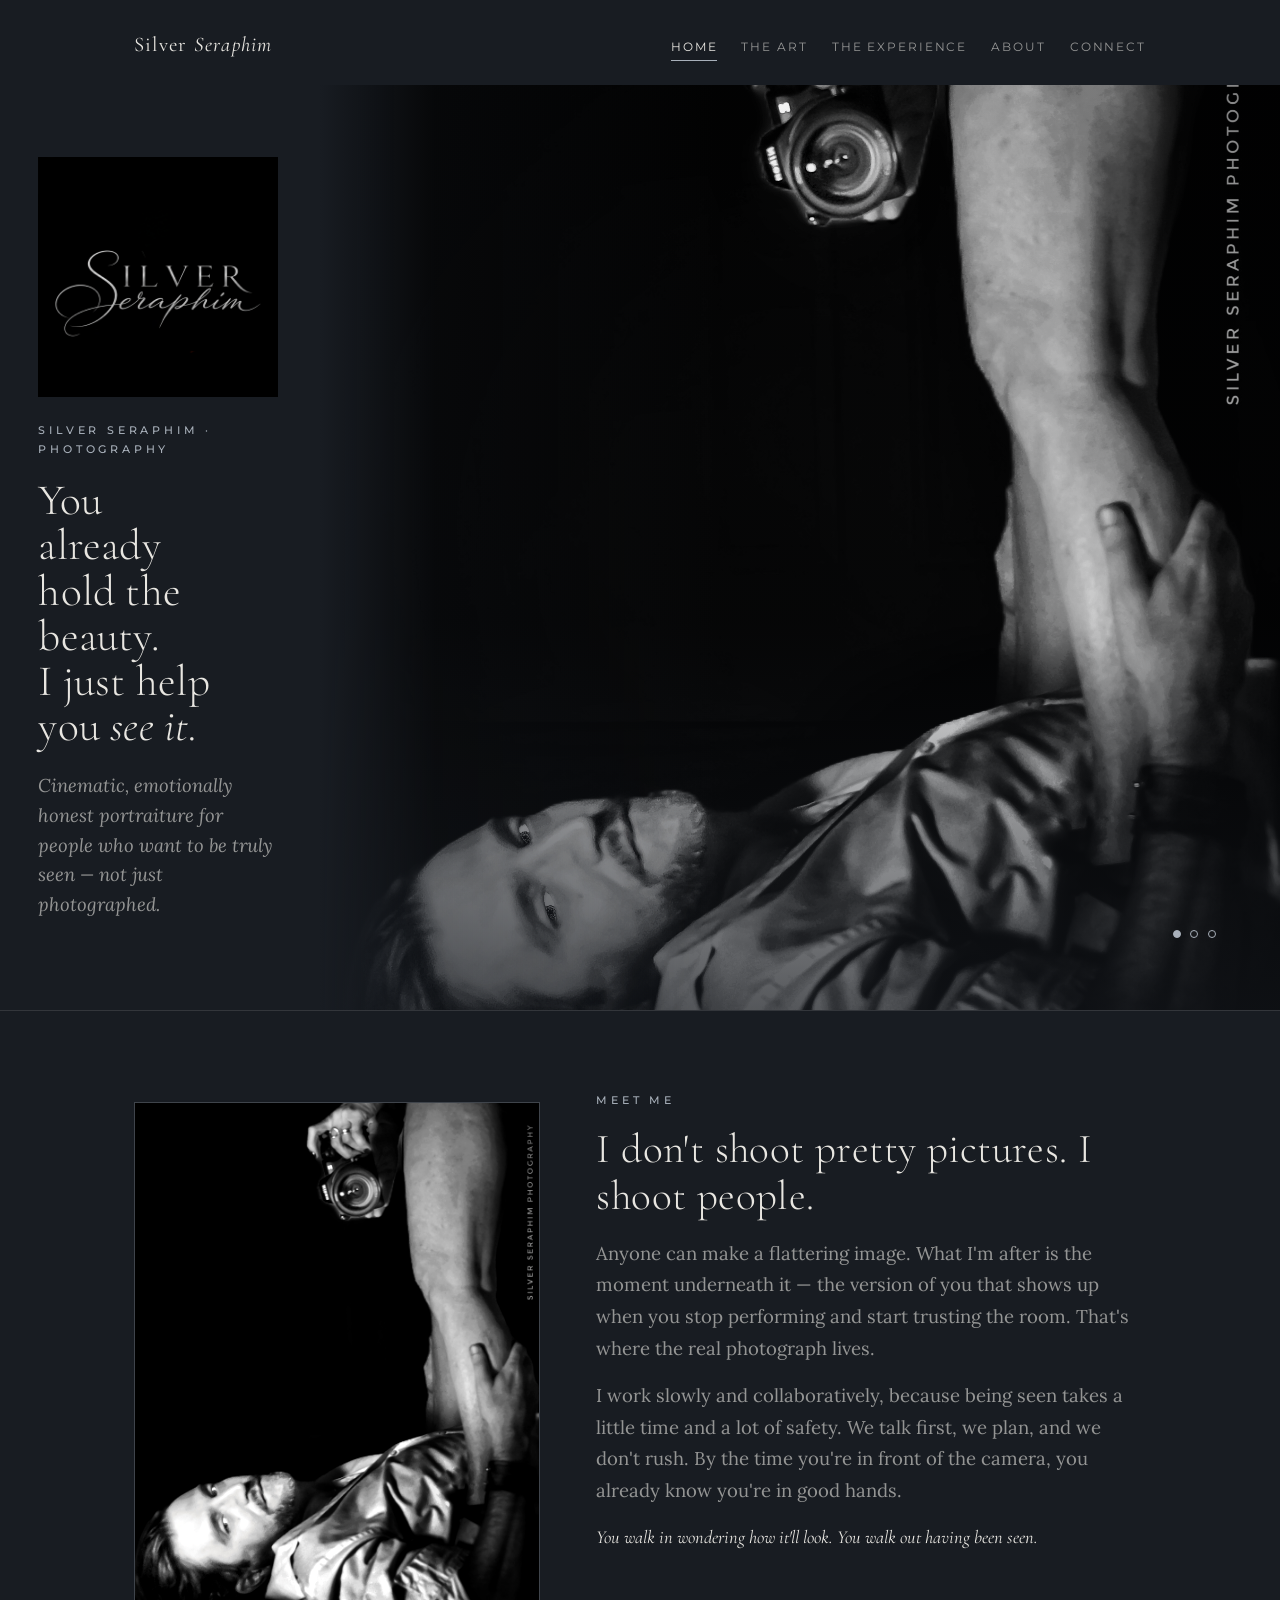
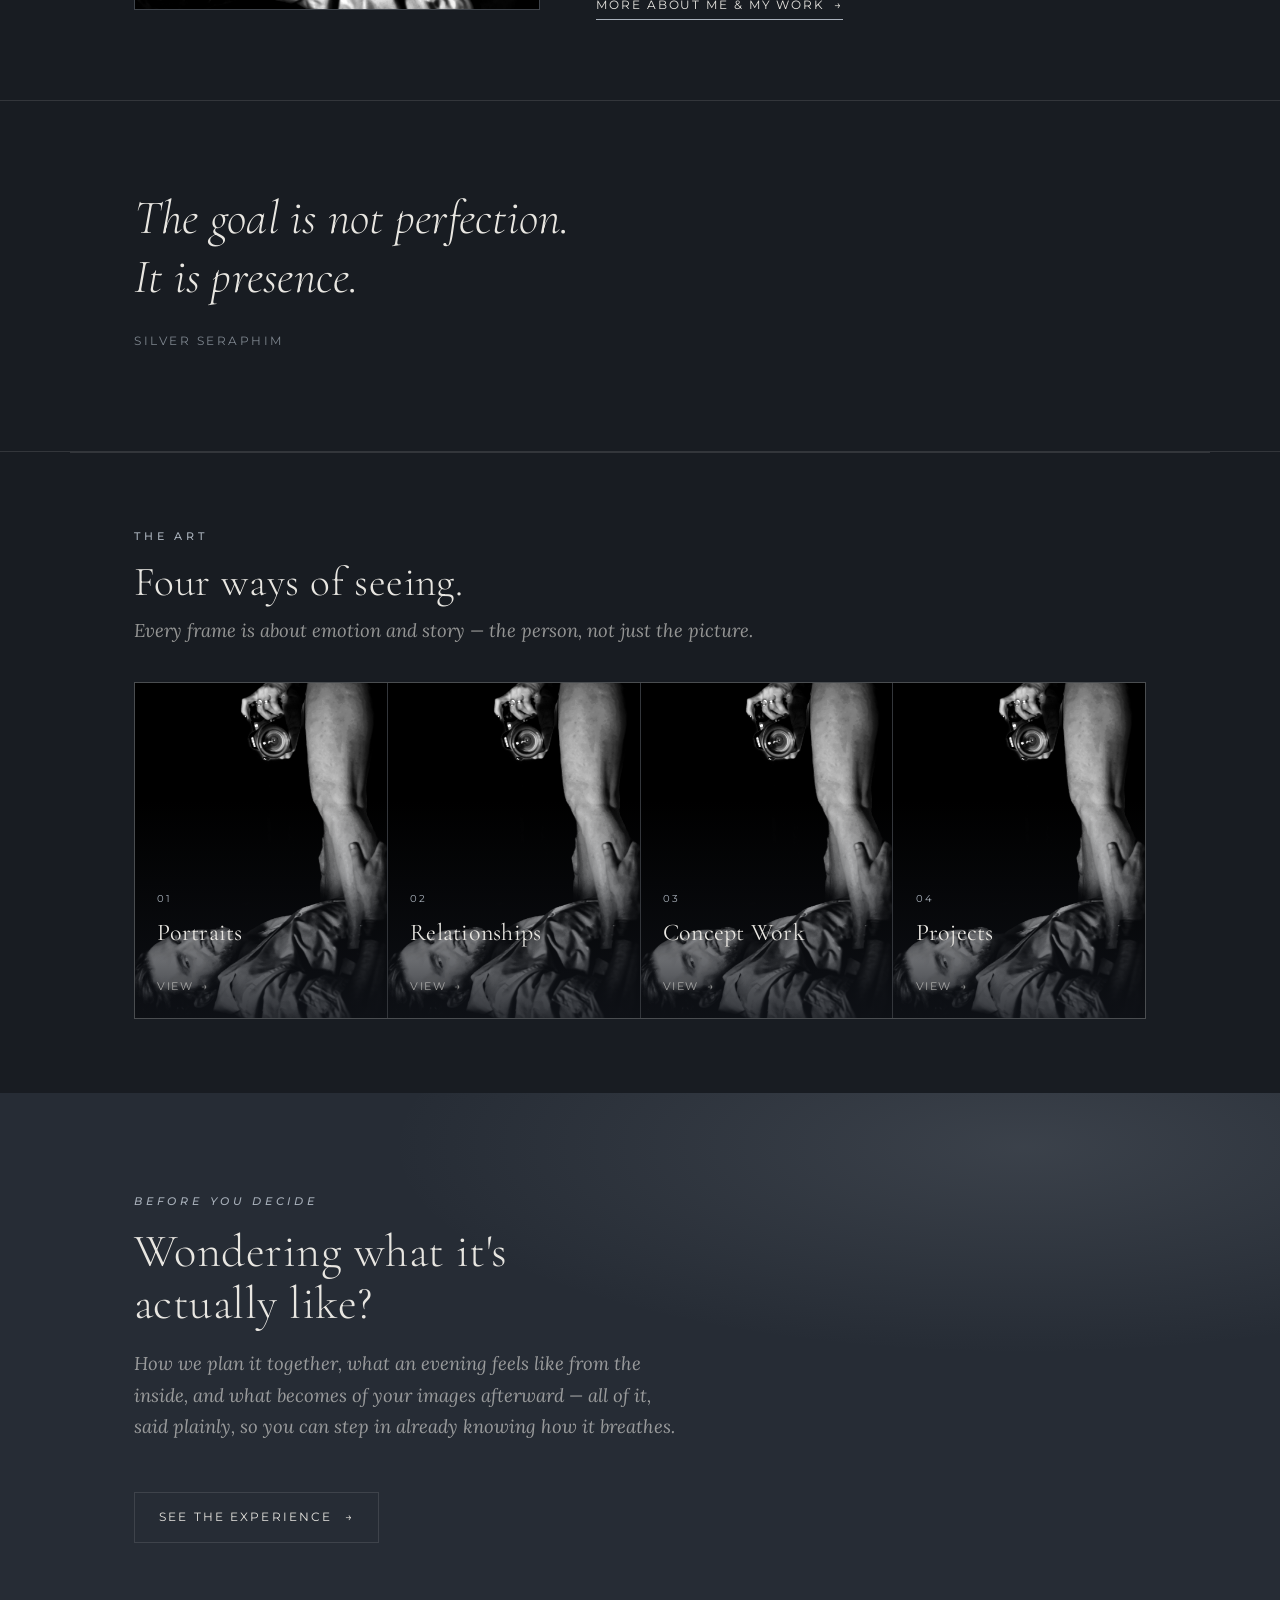
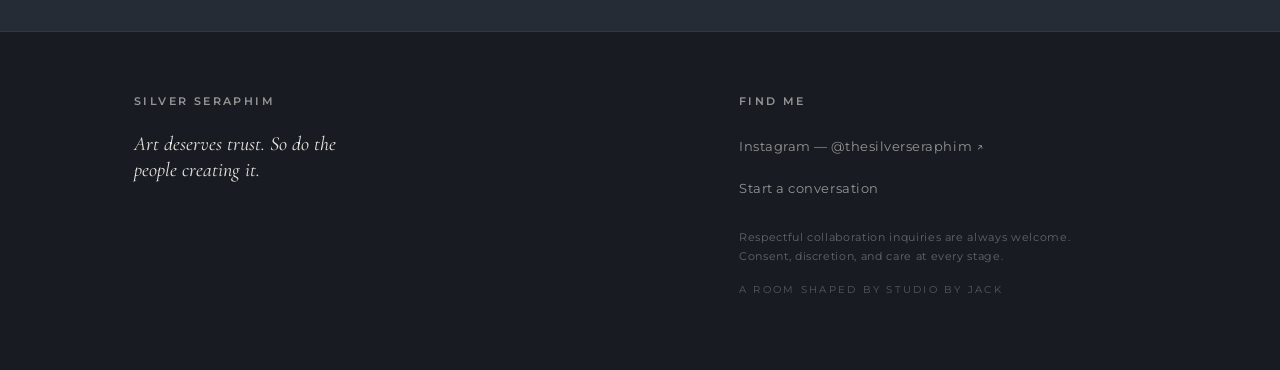
<file: index.html>
<!DOCTYPE html>
<html lang="en">
<head>
<meta charset="UTF-8">
<meta name="viewport" content="width=device-width, initial-scale=1.0">
<title>Silver Seraphim — You, truly seen</title>
<meta name="description" content="Silver Seraphim Photography. Cinematic, emotionally honest portraiture about being seen — not just photographed.">
<link rel="preconnect" href="https://fonts.googleapis.com">
<link rel="preconnect" href="https://fonts.gstatic.com" crossorigin>
<link rel="stylesheet" href="styles.css">
</head>
<body>
<a class="skip" href="#main">Skip to content</a>

<header class="wrap">
  <div class="mast">
    <a class="name" href="index.html">Silver <b>Seraphim</b></a>
    <nav class="nav-5" aria-label="Primary">
      <a href="index.html" aria-current="page">Home</a>
      <a href="art.html">The Art</a>
      <a href="experience.html">The Experience</a>
      <a href="about.html">About</a>
      <a href="connect.html">Connect</a>
    </nav>
  </div>
</header>

<main id="main">

  <section class="hero-stage" aria-label="Featured work">
    <div class="hero-slides" id="heroSlides">
      <div class="hero-slide hero-frame-a is-active" style="background-image:url('images/perspective-hero.jpg')"></div>
      <div class="hero-slide hero-frame-b" style="background-image:url('images/perspective-hero.jpg')"></div>
      <div class="hero-slide hero-frame-c" style="background-image:url('images/perspective-hero.jpg')"></div>
    </div>
    <div class="hero-scrim"></div>
    <div class="wrap hero-copy">
      <img class="hero-logo" src="logo-wordmark.png" alt="The Silver Seraphim">
      <p class="eyebrow">Silver Seraphim · Photography</p>
      <h1 class="display">You already hold the beauty.<br>I just help you <em>see it.</em></h1>
      <p class="lede">Cinematic, emotionally honest portraiture for people who want to be truly seen — not just photographed.</p>
    </div>
    <div class="hero-dots" id="heroDots" role="tablist" aria-label="Hero slides">
      <button role="tab" aria-current="true" aria-label="Slide 1"></button>
      <button role="tab" aria-current="false" aria-label="Slide 2"></button>
      <button role="tab" aria-current="false" aria-label="Slide 3"></button>
    </div>
  </section>

  <section class="meet" aria-labelledby="meet-h">
    <div class="wrap">
      <div class="meet-portrait image-frame image-frame-portrait">
        <img src="images/perspective-hero.jpg" alt="Silver Seraphim portrait study">
      </div>
      <div class="meet-body">
        <span class="eyebrow">Meet me</span>
        <h2 id="meet-h">I don't shoot pretty pictures. I shoot people.</h2>
        <p>Anyone can make a flattering image. What I'm after is the moment underneath it — the version of you that shows up when you stop performing and start trusting the room. That's where the real photograph lives.</p>
        <p>I work slowly and collaboratively, because being seen takes a little time and a lot of safety. We talk first, we plan, and we don't rush. By the time you're in front of the camera, you already know you're in good hands.</p>
        <p class="signoff">You walk in wondering how it'll look. You walk out having been seen.</p>
        <a class="more" href="about.html">More about me &amp; my work</a>
      </div>
    </div>
  </section>

  <section class="creed" aria-label="Statement">
    <div class="wrap">
      <blockquote class="display">The goal is not perfection. It is presence.</blockquote>
      <p class="by">Silver Seraphim</p>
    </div>
  </section>

  <section class="wrap section" id="art-preview" aria-labelledby="art-h">
    <div class="section-head">
      <span class="eyebrow">The Art</span>
      <h2 id="art-h">Four ways of seeing.</h2>
      <p class="note">Every frame is about emotion and story — the person, not just the picture.</p>
    </div>
    <div class="gal-cats">
      <a class="gal-cat" href="portraits.html">
        <img class="image-frame-card-a" src="images/perspective-hero.jpg" alt="Portrait work preview">
        <div class="gal-cat-scrim"></div>
        <div class="gal-cat-label"><span class="n">01</span><h3>Portraits</h3></div>
        <span class="enter-tag">View</span>
      </a>
      <a class="gal-cat" href="relationships.html">
        <img class="image-frame-card-b" src="images/perspective-hero.jpg" alt="Relationship work preview">
        <div class="gal-cat-scrim"></div>
        <div class="gal-cat-label"><span class="n">02</span><h3>Relationships</h3></div>
        <span class="enter-tag">View</span>
      </a>
      <a class="gal-cat" href="concept.html">
        <img class="image-frame-card-c" src="images/perspective-hero.jpg" alt="Concept work preview">
        <div class="gal-cat-scrim"></div>
        <div class="gal-cat-label"><span class="n">03</span><h3>Concept Work</h3></div>
        <span class="enter-tag">View</span>
      </a>
      <a class="gal-cat" href="projects.html">
        <img class="image-frame-card-d" src="images/perspective-hero.jpg" alt="Project work preview">
        <div class="gal-cat-scrim"></div>
        <div class="gal-cat-label"><span class="n">04</span><h3>Projects</h3></div>
        <span class="enter-tag">View</span>
      </a>
    </div>
  </section>

  <section class="toward" aria-labelledby="toward-h">
    <div class="wrap">
      <p class="eyebrow">Before you decide</p>
      <h2 id="toward-h">Wondering what it's actually like?</h2>
      <p>How we plan it together, what an evening feels like from the inside, and what becomes of your images afterward — all of it, said plainly, so you can step in already knowing how it breathes.</p>
      <a class="toward-link" href="experience.html">See the experience</a>
    </div>
  </section>

</main>

<footer class="foot">
  <div class="wrap">
    <div class="foot-grid">
      <div>
        <h4>Silver Seraphim</h4>
        <p class="credo">Art deserves trust. So do the people creating it.</p>
      </div>
      <div>
        <h4>Find me</h4>
        <ul class="socials">
          <li><a href="https://instagram.com/thesilverseraphim" target="_blank" rel="noopener noreferrer">Instagram — @thesilverseraphim ↗</a></li>
          <li><a href="connect.html">Start a conversation</a></li>
        </ul>
        <p class="fine">Respectful collaboration inquiries are always welcome.<br>Consent, discretion, and care at every stage.</p>
        <p class="studio">A room shaped by Studio by Jack</p>
      </div>
    </div>
  </div>
</footer>

<script>
  (function(){
    var slides = Array.prototype.slice.call(document.querySelectorAll('#heroSlides .hero-slide'));
    var dots = Array.prototype.slice.call(document.querySelectorAll('#heroDots button'));
    if(!slides.length) return;
    var i = 0, timer;
    function go(n){
      slides[i].classList.remove('is-active');
      if(dots[i]) dots[i].setAttribute('aria-current','false');
      i = (n + slides.length) % slides.length;
      slides[i].classList.add('is-active');
      if(dots[i]) dots[i].setAttribute('aria-current','true');
    }
    function start(){ timer = setInterval(function(){ go(i+1); }, 5500); }
    function reset(){ clearInterval(timer); start(); }
    dots.forEach(function(d, idx){ d.addEventListener('click', function(){ go(idx); reset(); }); });
    if(!window.matchMedia('(prefers-reduced-motion: reduce)').matches) start();
  })();
</script>

</body>
</html>
</file>
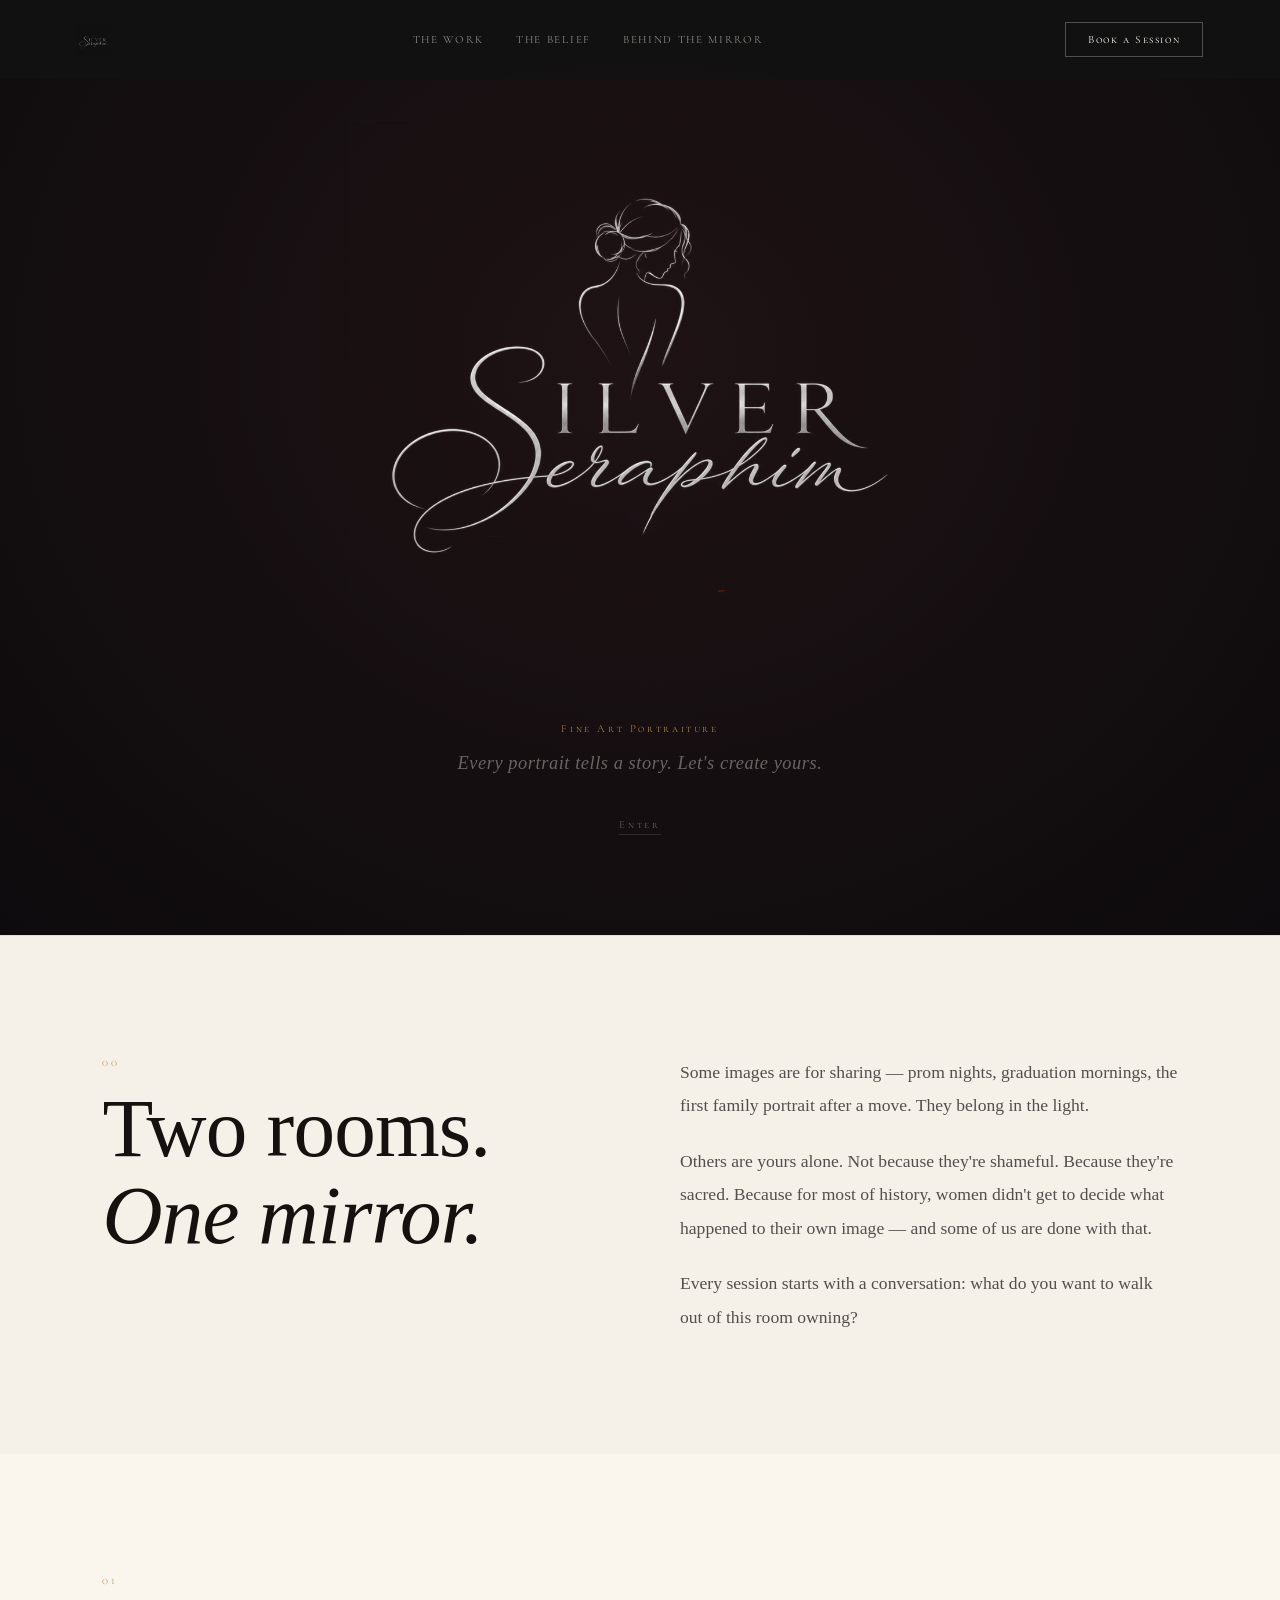
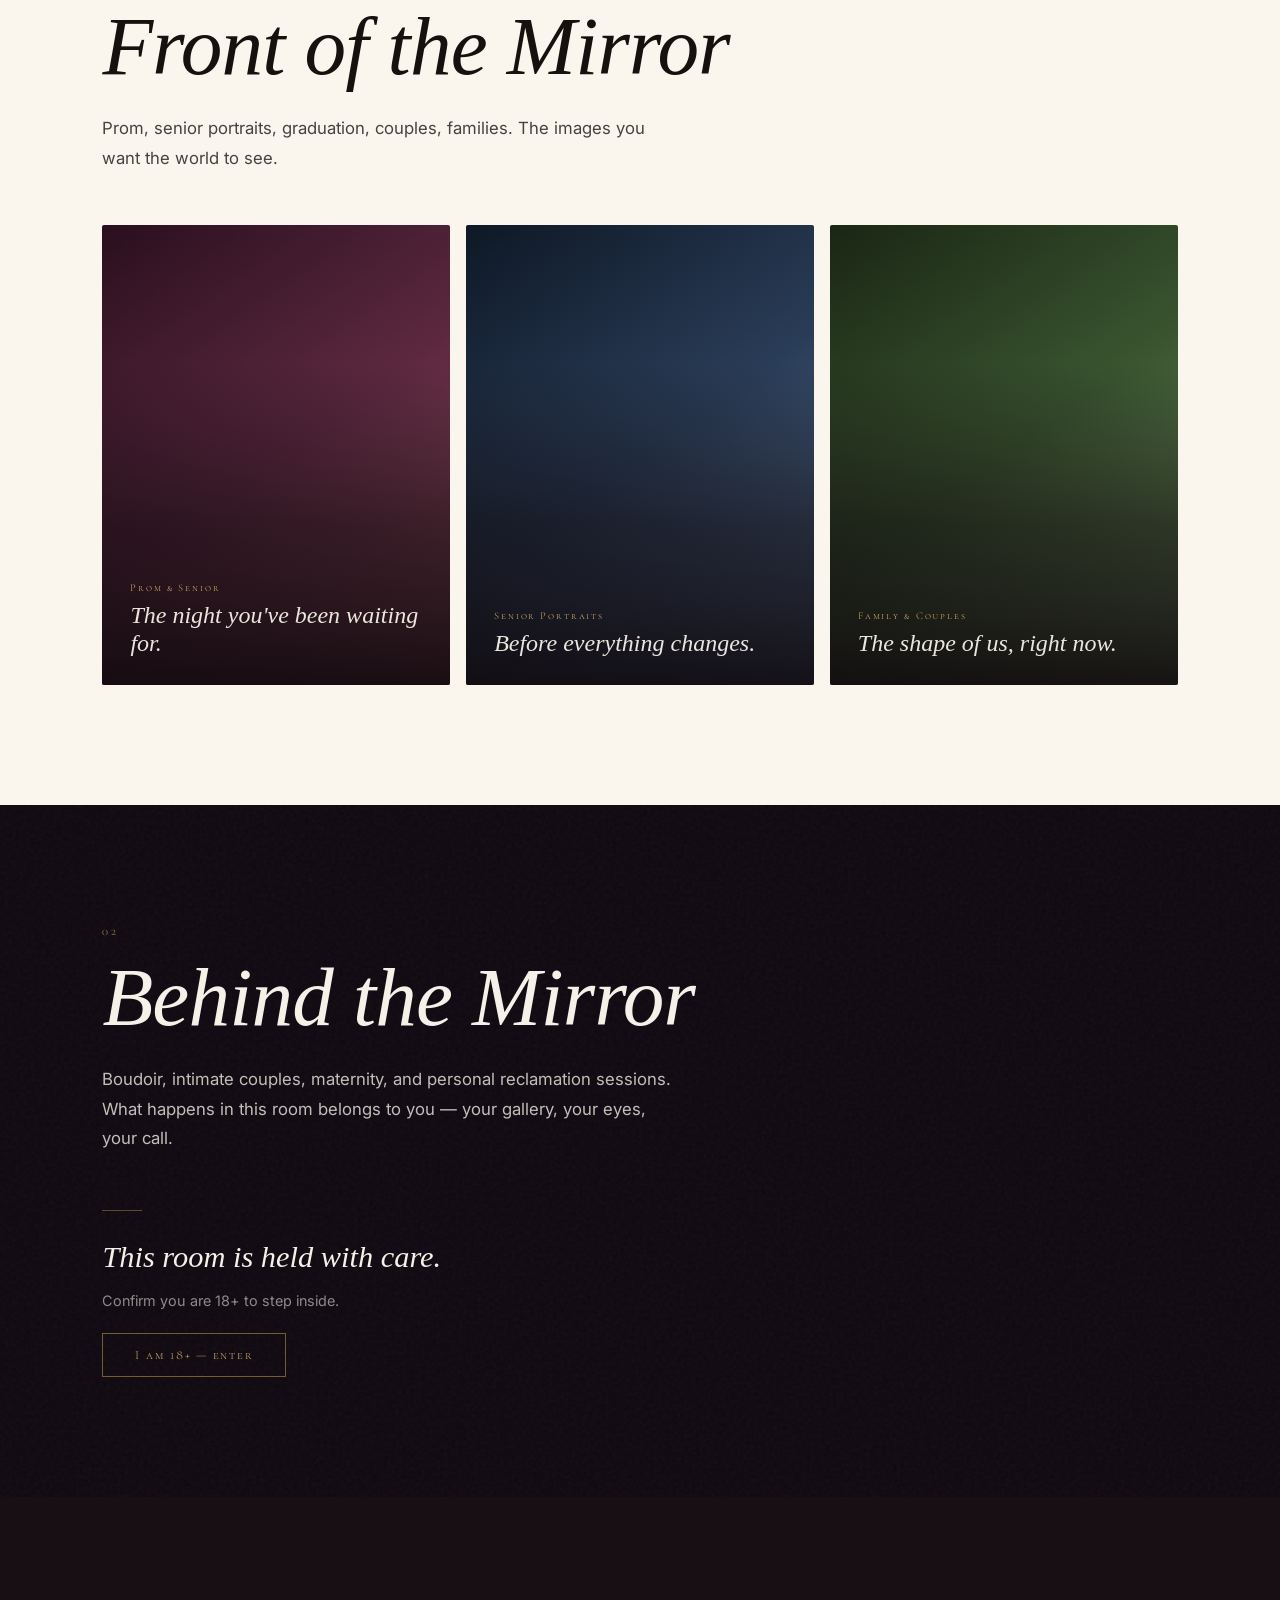
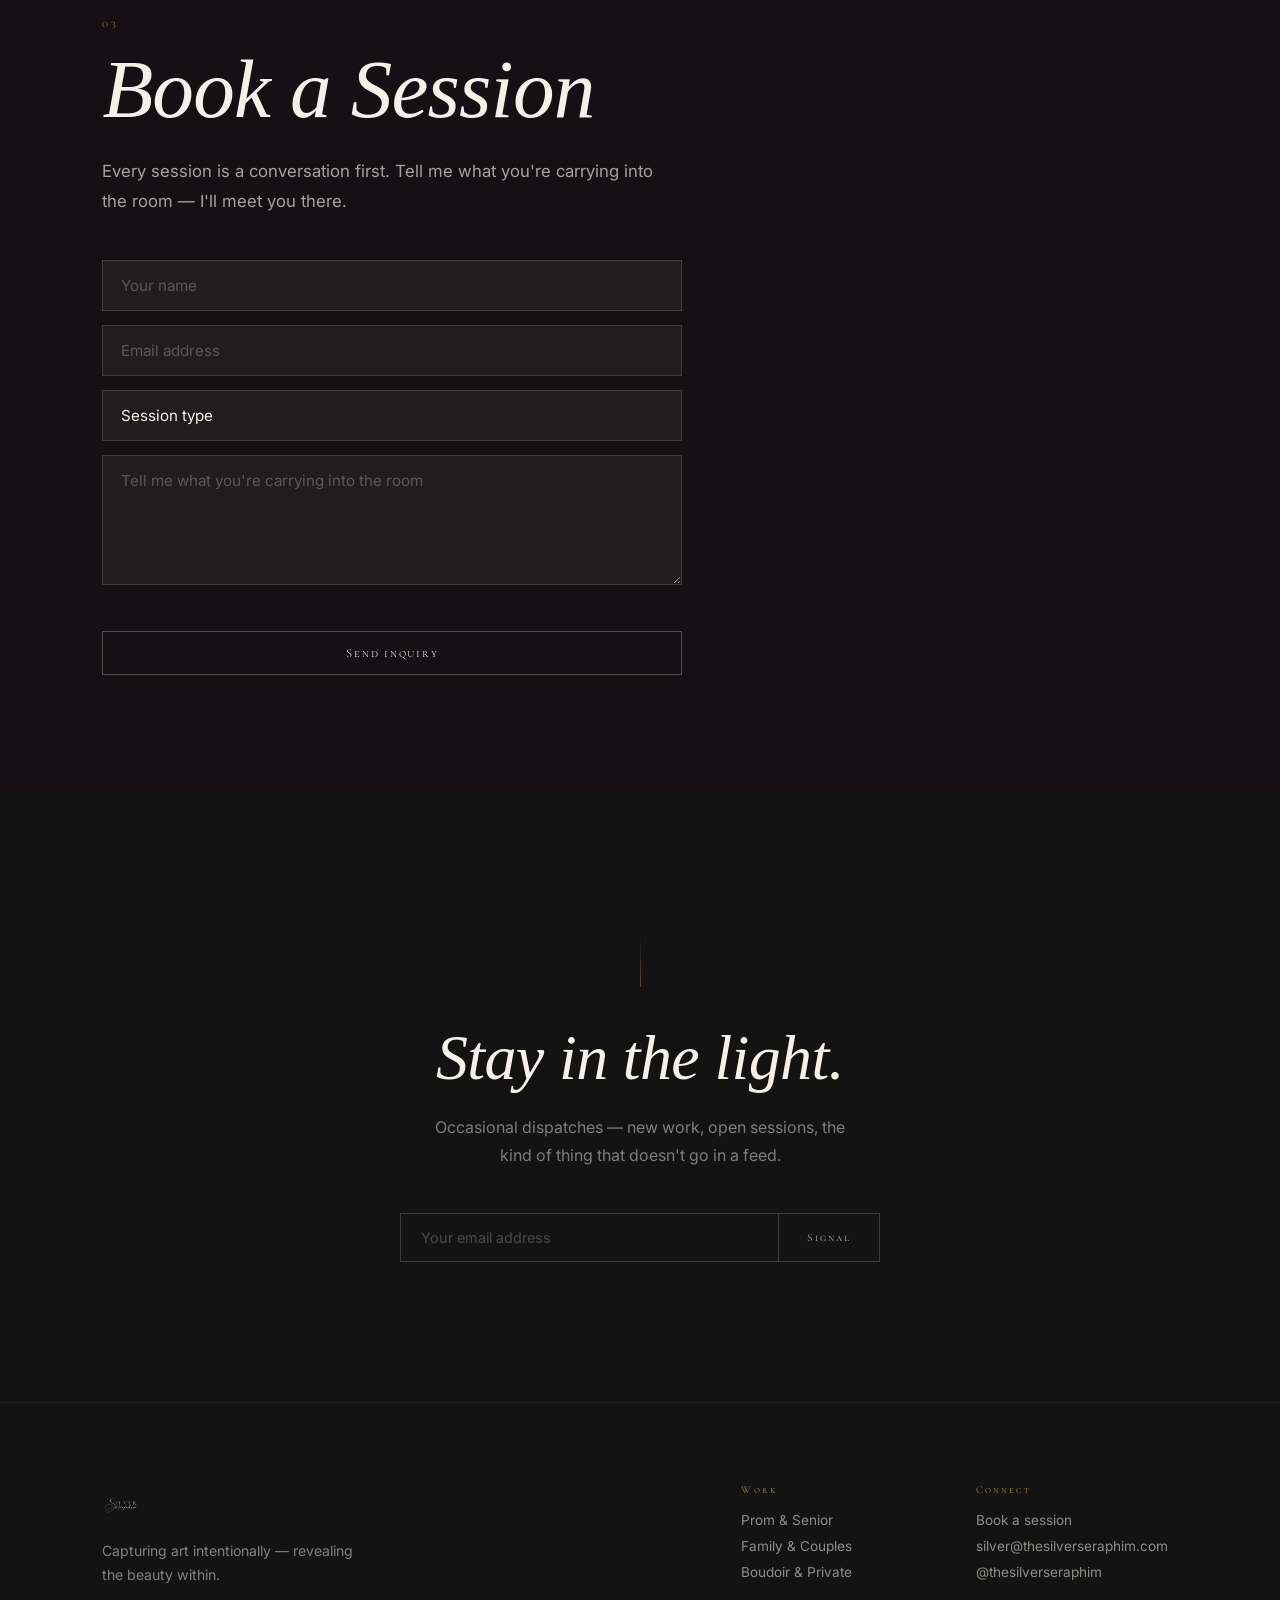
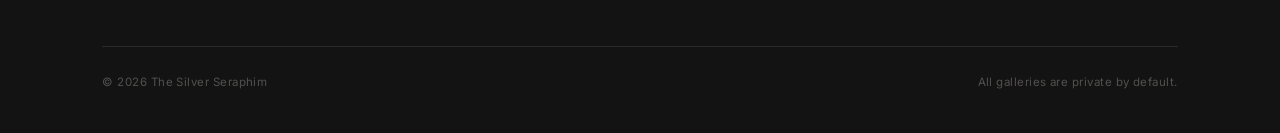
<file: public/preview/index.html>
<!doctype html>
<html lang="en">
<head>
  <meta charset="UTF-8" />
  <meta name="viewport" content="width=device-width, initial-scale=1.0" />
  <title>The Silver Seraphim</title>
  <meta name="description" content="What the camera sees. What the mirror keeps." />
  <link rel="preconnect" href="https://fonts.googleapis.com" />
  <link rel="preconnect" href="https://fonts.gstatic.com" crossorigin />
  <link href="https://fonts.googleapis.com/css2?family=Cormorant+Garant:ital,wght@0,300;0,400;1,300;1,400;1,500&family=Cormorant+SC:wght@300;400&family=Inter:wght@300;400;500&display=swap" rel="stylesheet" />
  <link rel="stylesheet" href="styles.css" />
</head>
<body>

  <header class="nav">
    <a href="#" class="logo">
      <img src="logo-wordmark.png" alt="The Silver Seraphim" class="logo-img" />
      <span class="logo-text" hidden><span class="logo-silver">Silver</span><span class="logo-seraphim">Seraphim</span></span>
    </a>
    <nav class="nav-links">
      <a href="#front">The Work</a>
      <a href="#about">The Belief</a>
      <a href="#mirror">Behind the Mirror</a>
    </nav>
    <a href="#book" class="nav-cta">Book a Session</a>
    <button class="hamburger" aria-label="Toggle menu" aria-expanded="false">
      <span class="bar"></span>
      <span class="bar"></span>
      <span class="bar"></span>
    </button>
  </header>

  <nav class="drawer" aria-hidden="true">
    <a href="#front">The Work</a>
    <a href="#about">The Belief</a>
    <a href="#mirror">Behind the Mirror</a>
    <a href="#book">Book a Session</a>
  </nav>

  <main>

    <!-- Hero -->
    <section class="hero">
      <img src="logo-mark.png" alt="The Silver Seraphim" class="hero-mark" />
      <div class="hero-fallback" hidden>
        <span class="eyebrow">Fine Art Portraiture</span>
        <div class="hero-rule" aria-hidden="true"></div>
        <h1>The Silver Seraphim</h1>
      </div>
      <span class="eyebrow hero-eyebrow">Fine Art Portraiture</span>
      <p class="hero-subline">Every portrait tells a story. Let's create yours.</p>
      <a href="#front" class="hero-enter">Enter</a>
    </section>

    <!-- About -->
    <section id="about" class="section section-about">
      <div class="about-grid">
        <div class="fade">
          <span class="section-num">00</span>
          <h2><span class="h2-roman">Two rooms.</span><br>One mirror.</h2>
        </div>
        <div class="fade about-body" data-delay="130">
          <p>Some images are for sharing — prom nights, graduation mornings, the first family portrait after a move. They belong in the light.</p>
          <p>Others are yours alone. Not because they're shameful. Because they're sacred. Because for most of history, women didn't get to decide what happened to their own image — and some of us are done with that.</p>
          <p>Every session starts with a conversation: what do you want to walk out of this room owning?</p>
        </div>
      </div>
    </section>

    <!-- Front of the Mirror -->
    <section id="front" class="section section-light">
      <div class="fade">
        <span class="section-num">01</span>
        <h2>Front of the Mirror</h2>
        <p class="section-intro">Prom, senior portraits, graduation, couples, families. The images you want the world to see.</p>
      </div>
      <div class="gallery-grid">
        <article class="tile tile-prom fade" data-delay="0">
          <div class="tile-body">
            <span class="tile-label">Prom &amp; Senior</span>
            <p class="tile-line">The night you've been waiting for.</p>
          </div>
        </article>
        <article class="tile tile-senior fade" data-delay="90">
          <div class="tile-body">
            <span class="tile-label">Senior Portraits</span>
            <p class="tile-line">Before everything changes.</p>
          </div>
        </article>
        <article class="tile tile-family fade" data-delay="180">
          <div class="tile-body">
            <span class="tile-label">Family &amp; Couples</span>
            <p class="tile-line">The shape of us, right now.</p>
          </div>
        </article>
      </div>
    </section>

    <!-- Behind the Mirror -->
    <section id="mirror" class="section section-dark">
      <div class="fade">
        <span class="section-num">02</span>
        <h2>Behind the Mirror</h2>
        <p class="section-intro">Boudoir, intimate couples, maternity, and personal reclamation sessions. What happens in this room belongs to you — your gallery, your eyes, your call.</p>
      </div>

      <div class="gate fade" data-delay="80" id="gateEl">
        <div class="gate-rule"></div>
        <h3>This room is held with care.</h3>
        <p>Confirm you are 18+ to step inside.</p>
        <button id="unlockBtn" class="btn ghost">I am 18+ — enter</button>
      </div>

      <div id="privateRoom" class="private-room hidden">
        <div class="private-panel fade">
          <h3>Boudoir</h3>
          <p>You've always looked like this. You just needed someone to show you.</p>
        </div>
        <div class="private-panel fade" data-delay="80">
          <h3>Blind Date Boudoir</h3>
          <p>No planning. No Pinterest board. You show up, I take care of the rest — and you meet yourself for the first time.</p>
        </div>
        <div class="private-panel fade" data-delay="160">
          <h3>Couples</h3>
          <p>What you look like when no one else is watching. Documented with intention.</p>
        </div>
        <div class="private-panel fade" data-delay="240">
          <h3>Client Portal</h3>
          <p>Your gallery lives behind a private link. Your eyes, and whoever you choose to share it with.</p>
        </div>
      </div>
    </section>

    <!-- Book -->
    <section id="book" class="section section-booking">
      <div class="fade">
        <span class="section-num">03</span>
        <h2>Book a Session</h2>
        <p class="section-intro">Every session is a conversation first. Tell me what you're carrying into the room — I'll meet you there.</p>
      </div>
      <form id="bookingForm" class="booking-form fade" data-delay="80"
        name="silver-seraphim-inquiry" data-netlify="true" netlify-honeypot="bot-field">
        <input type="hidden" name="form-name" value="silver-seraphim-inquiry" />
        <input type="hidden" name="bot-field" />
        <input  class="field" type="text"  name="name"         placeholder="Your name"     required />
        <input  class="field" type="email" name="email"        placeholder="Email address"  required />
        <select class="field"              name="session-type" required>
          <option value="" disabled selected>Session type</option>
          <option>Prom / Senior</option>
          <option>Family / Couples</option>
          <option>Boudoir / Private</option>
          <option>Blind Date Boudoir</option>
        </select>
        <textarea class="field" name="message" placeholder="Tell me what you're carrying into the room"></textarea>
        <button class="btn outline" type="submit">Send inquiry</button>
      </form>
    </section>

    <!-- Signal / Newsletter -->
    <section class="section-signal">
      <div class="fade">
        <div class="signal-rule" aria-hidden="true"></div>
        <h2 class="signal-heading">Stay in the light.</h2>
        <p class="signal-body">Occasional dispatches — new work, open sessions, the kind of thing that doesn't go in a feed.</p>
        <form id="signalForm" class="signal-form" name="silver-seraphim-signal" data-netlify="true" netlify-honeypot="bot-field">
          <input type="hidden" name="form-name" value="silver-seraphim-signal" />
          <input type="hidden" name="bot-field" />
          <input class="signal-input" type="email" name="email" placeholder="Your email address" required />
          <button class="signal-btn" type="submit">Signal</button>
        </form>
      </div>
    </section>

  </main>

  <footer>
    <div class="footer-inner">
      <div class="footer-brand">
        <a href="#" class="logo">
          <img src="logo-wordmark.png" alt="The Silver Seraphim" class="logo-img footer-logo-img" />
          <span class="logo-text" hidden><span class="logo-silver">Silver</span><span class="logo-seraphim">Seraphim</span></span>
        </a>
        <p>Capturing art intentionally — revealing the beauty within.</p>
      </div>
      <div class="footer-cols">
        <div>
          <p class="footer-heading">Work</p>
          <a href="#front">Prom &amp; Senior</a>
          <a href="#front">Family &amp; Couples</a>
          <a href="#mirror">Boudoir &amp; Private</a>
        </div>
        <div>
          <p class="footer-heading">Connect</p>
          <a href="#book">Book a session</a>
          <a href="mailto:silver@thesilverseraphim.com">silver@thesilverseraphim.com</a>
          <a href="https://instagram.com/thesilverseraphim" target="_blank" rel="noopener">@thesilverseraphim</a>
        </div>
      </div>
    </div>
    <div class="footer-base">
      <span>&copy; 2026 The Silver Seraphim</span>
      <span>All galleries are private by default.</span>
    </div>
  </footer>

  <script src="script.js"></script>
</body>
</html>
</file>
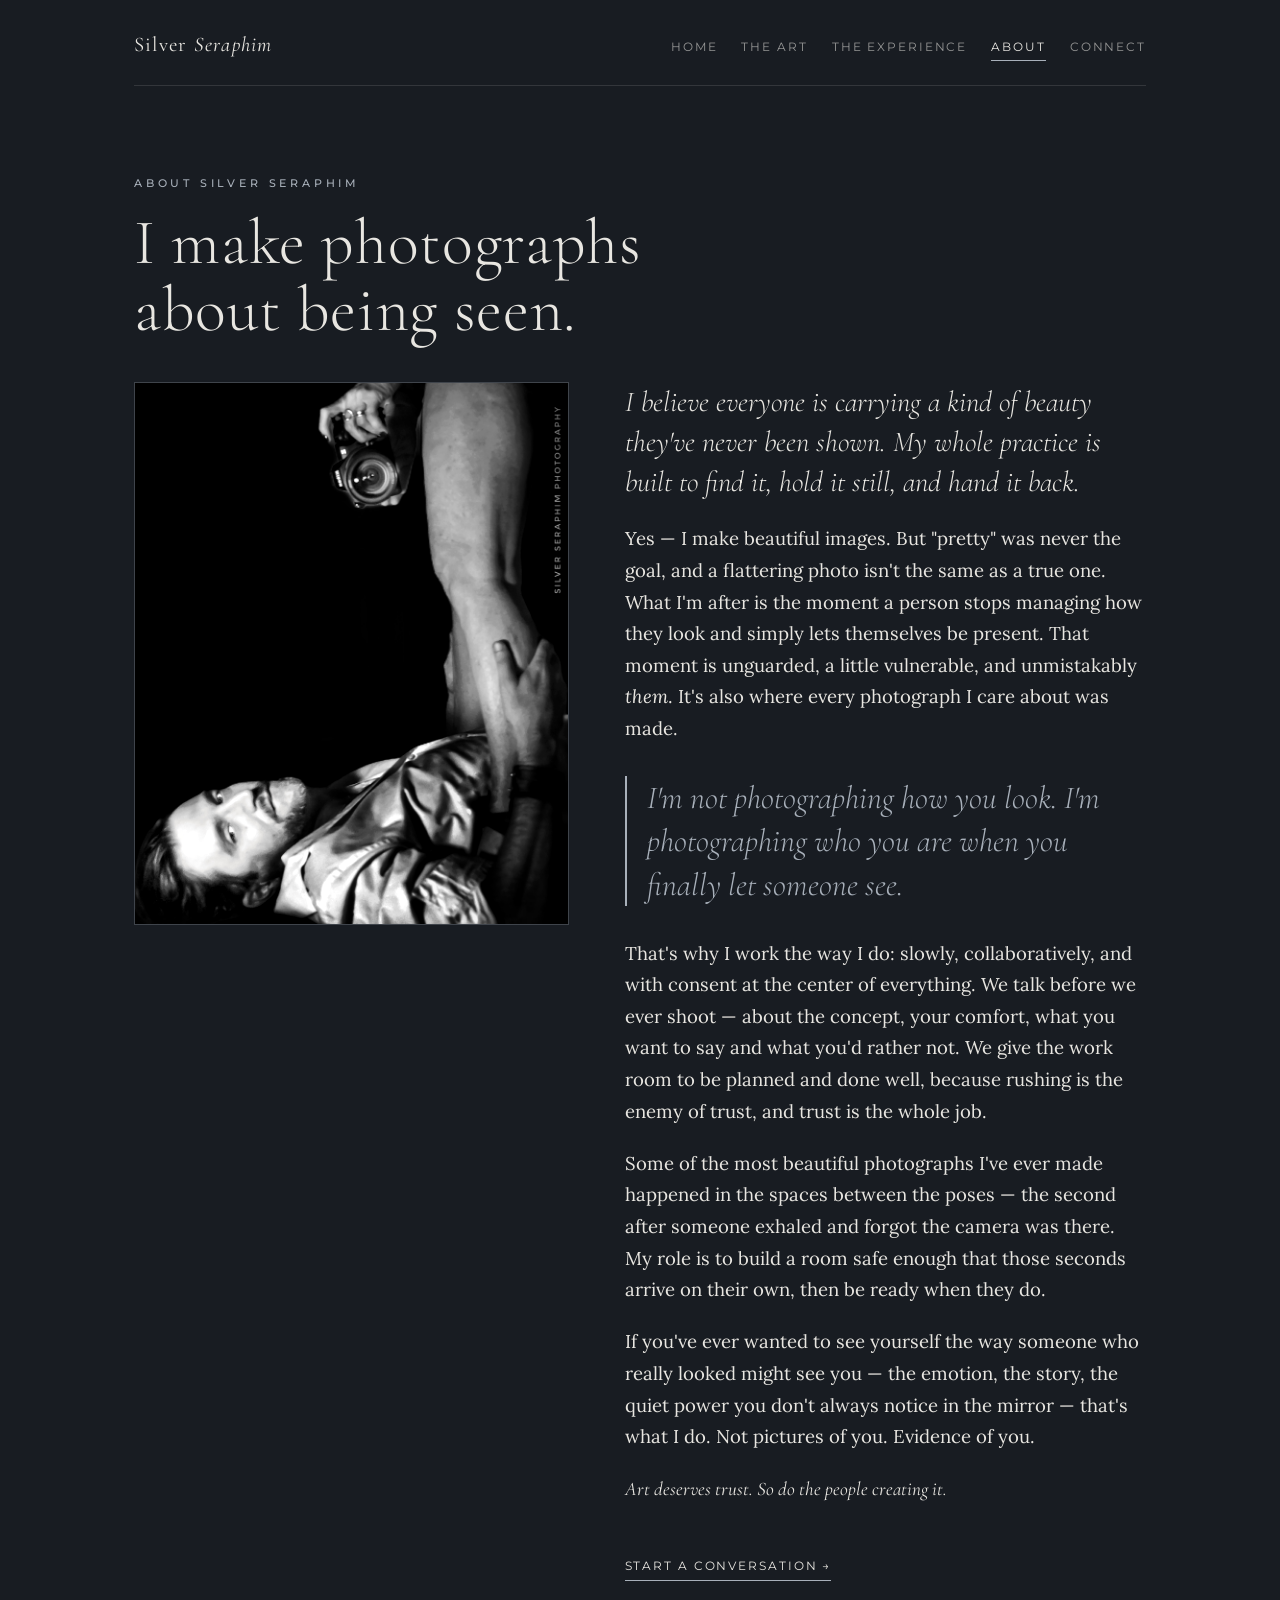
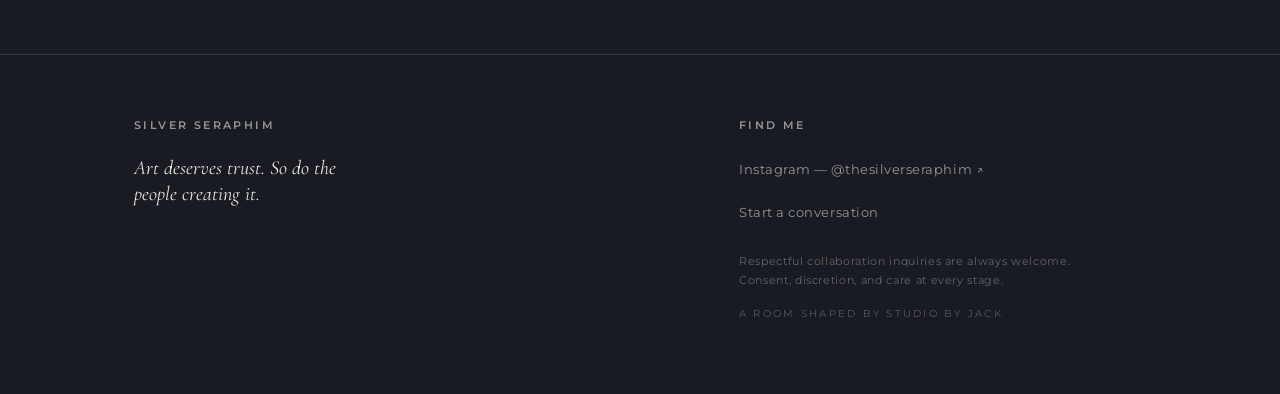
<file: about.html>
<!DOCTYPE html>
<html lang="en">
<head>
<meta charset="UTF-8">
<meta name="viewport" content="width=device-width, initial-scale=1.0">
<title>About — Silver Seraphim</title>
<meta name="description" content="Why I shoot, and what I'm really after: not pretty pictures, but people — truly seen.">
<link rel="preconnect" href="https://fonts.googleapis.com">
<link rel="preconnect" href="https://fonts.gstatic.com" crossorigin>
<link rel="stylesheet" href="styles.css">
</head>
<body>
<a class="skip" href="#main">Skip to content</a>

<header class="wrap">
  <div class="mast">
    <a class="name" href="index.html">Silver <b>Seraphim</b></a>
    <nav class="nav-5" aria-label="Primary">
      <a href="index.html">Home</a>
      <a href="art.html">The Art</a>
      <a href="experience.html">The Experience</a>
      <a href="about.html" aria-current="page">About</a>
      <a href="connect.html">Connect</a>
    </nav>
  </div>
</header>

<main id="main">

  <section class="wrap about-hero">
    <span class="eyebrow">About Silver Seraphim</span>
    <h1>I make photographs about being seen.</h1>
  </section>

  <section class="wrap section" style="border-top:none;padding-top:0">
    <div class="about-grid">
      <div class="about-portrait image-frame image-frame-about">
        <img src="images/perspective-hero.jpg" alt="Silver Seraphim portrait study">
      </div>
      <div class="about-body">
        <p class="lead">I believe everyone is carrying a kind of beauty they've never been shown. My whole practice is built to find it, hold it still, and hand it back.</p>

        <p>Yes — I make beautiful images. But "pretty" was never the goal, and a flattering photo isn't the same as a true one. What I'm after is the moment a person stops managing how they look and simply lets themselves be present. That moment is unguarded, a little vulnerable, and unmistakably <em>them</em>. It's also where every photograph I care about was made.</p>

        <p class="pull">I'm not photographing how you look. I'm photographing who you are when you finally let someone see.</p>

        <p>That's why I work the way I do: slowly, collaboratively, and with consent at the center of everything. We talk before we ever shoot — about the concept, your comfort, what you want to say and what you'd rather not. We give the work room to be planned and done well, because rushing is the enemy of trust, and trust is the whole job.</p>

        <p>Some of the most beautiful photographs I've ever made happened in the spaces between the poses — the second after someone exhaled and forgot the camera was there. My role is to build a room safe enough that those seconds arrive on their own, then be ready when they do.</p>

        <p>If you've ever wanted to see yourself the way someone who really looked might see you — the emotion, the story, the quiet power you don't always notice in the mirror — that's what I do. Not pictures of you. Evidence of you.</p>

        <p class="signoff" style="font-family:var(--serif);font-style:italic;color:var(--oyster);font-size:1.2rem;margin-top:.5rem">Art deserves trust. So do the people creating it.</p>

        <a class="more" href="connect.html" style="margin-top:1.8rem;display:inline-flex;align-items:center;gap:.6rem;font-family:var(--sans);font-size:.74rem;letter-spacing:.16em;text-transform:uppercase;color:var(--oyster);text-decoration:none;border-bottom:1px solid var(--silver);padding-bottom:.25rem">Start a conversation →</a>
      </div>
    </div>
  </section>

</main>

<footer class="foot">
  <div class="wrap">
    <div class="foot-grid">
      <div>
        <h4>Silver Seraphim</h4>
        <p class="credo">Art deserves trust. So do the people creating it.</p>
      </div>
      <div>
        <h4>Find me</h4>
        <ul class="socials">
          <li><a href="https://instagram.com/thesilverseraphim" target="_blank" rel="noopener noreferrer">Instagram — @thesilverseraphim ↗</a></li>
          <li><a href="connect.html">Start a conversation</a></li>
        </ul>
        <p class="fine">Respectful collaboration inquiries are always welcome.<br>Consent, discretion, and care at every stage.</p>
        <p class="studio">A room shaped by Studio by Jack</p>
      </div>
    </div>
  </div>
</footer>

</body>
</html>
</file>
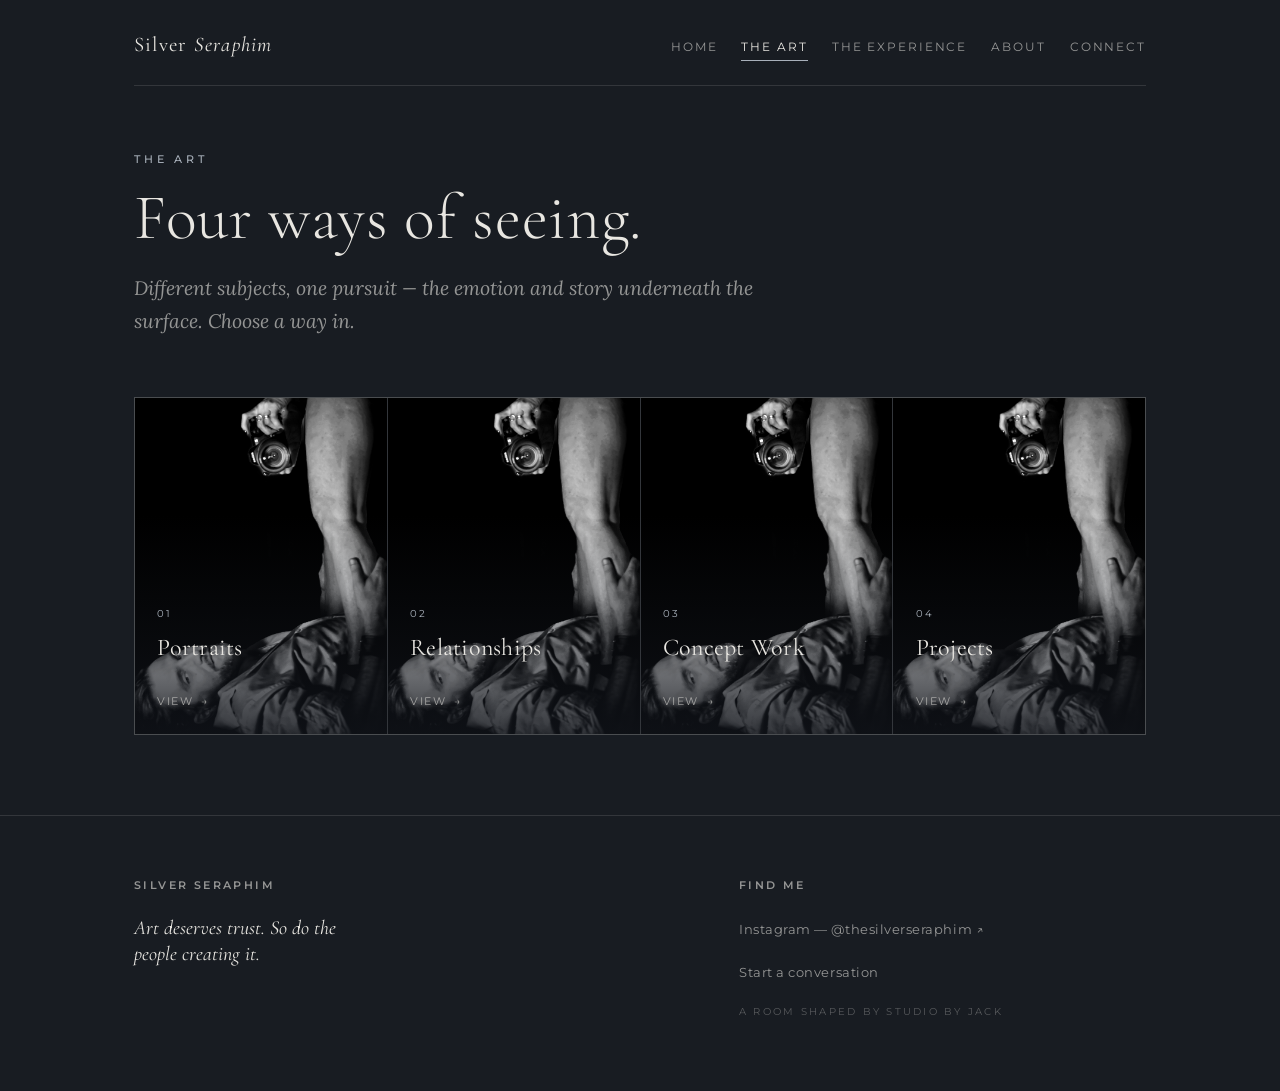
<file: art.html>
<!DOCTYPE html>
<html lang="en">
<head>
<meta charset="UTF-8">
<meta name="viewport" content="width=device-width, initial-scale=1.0">
<title>The Art — Silver Seraphim</title>
<meta name="description" content="Four ways of seeing — portraits, relationships, concept work, and projects.">
<link rel="preconnect" href="https://fonts.googleapis.com">
<link rel="preconnect" href="https://fonts.gstatic.com" crossorigin>
<link rel="stylesheet" href="styles.css">
</head>
<body>
<a class="skip" href="#main">Skip to content</a>

<header class="wrap">
  <div class="mast">
    <a class="name" href="index.html">Silver <b>Seraphim</b></a>
    <nav class="nav-5" aria-label="Primary">
      <a href="index.html">Home</a>
      <a href="art.html" aria-current="page">The Art</a>
      <a href="experience.html">The Experience</a>
      <a href="about.html">About</a>
      <a href="connect.html">Connect</a>
    </nav>
  </div>
</header>

<main id="main">
  <section class="wrap gallery-intro">
    <span class="eyebrow">The Art</span>
    <h1>Four ways of seeing.</h1>
    <p>Different subjects, one pursuit — the emotion and story underneath the surface. Choose a way in.</p>
  </section>

  <section class="wrap" style="padding-bottom:clamp(3rem,7vw,5rem)">
    <div class="gal-cats">
      <a class="gal-cat" href="portraits.html">
        <img class="image-frame-card-a" src="images/perspective-hero.jpg" alt="Portrait work preview">
        <div class="gal-cat-scrim"></div>
        <div class="gal-cat-label"><span class="n">01</span><h3>Portraits</h3></div>
        <span class="enter-tag">View</span>
      </a>
      <a class="gal-cat" href="relationships.html">
        <img class="image-frame-card-b" src="images/perspective-hero.jpg" alt="Relationship work preview">
        <div class="gal-cat-scrim"></div>
        <div class="gal-cat-label"><span class="n">02</span><h3>Relationships</h3></div>
        <span class="enter-tag">View</span>
      </a>
      <a class="gal-cat" href="concept.html">
        <img class="image-frame-card-c" src="images/perspective-hero.jpg" alt="Concept work preview">
        <div class="gal-cat-scrim"></div>
        <div class="gal-cat-label"><span class="n">03</span><h3>Concept Work</h3></div>
        <span class="enter-tag">View</span>
      </a>
      <a class="gal-cat" href="projects.html">
        <img class="image-frame-card-d" src="images/perspective-hero.jpg" alt="Project work preview">
        <div class="gal-cat-scrim"></div>
        <div class="gal-cat-label"><span class="n">04</span><h3>Projects</h3></div>
        <span class="enter-tag">View</span>
      </a>
    </div>
  </section>
</main>

<footer class="foot">
  <div class="wrap">
    <div class="foot-grid">
      <div>
        <h4>Silver Seraphim</h4>
        <p class="credo">Art deserves trust. So do the people creating it.</p>
      </div>
      <div>
        <h4>Find me</h4>
        <ul class="socials">
          <li><a href="https://instagram.com/thesilverseraphim" target="_blank" rel="noopener noreferrer">Instagram — @thesilverseraphim ↗</a></li>
          <li><a href="connect.html">Start a conversation</a></li>
        </ul>
        <p class="studio">A room shaped by Studio by Jack</p>
      </div>
    </div>
  </div>
</footer>
</body>
</html>
</file>
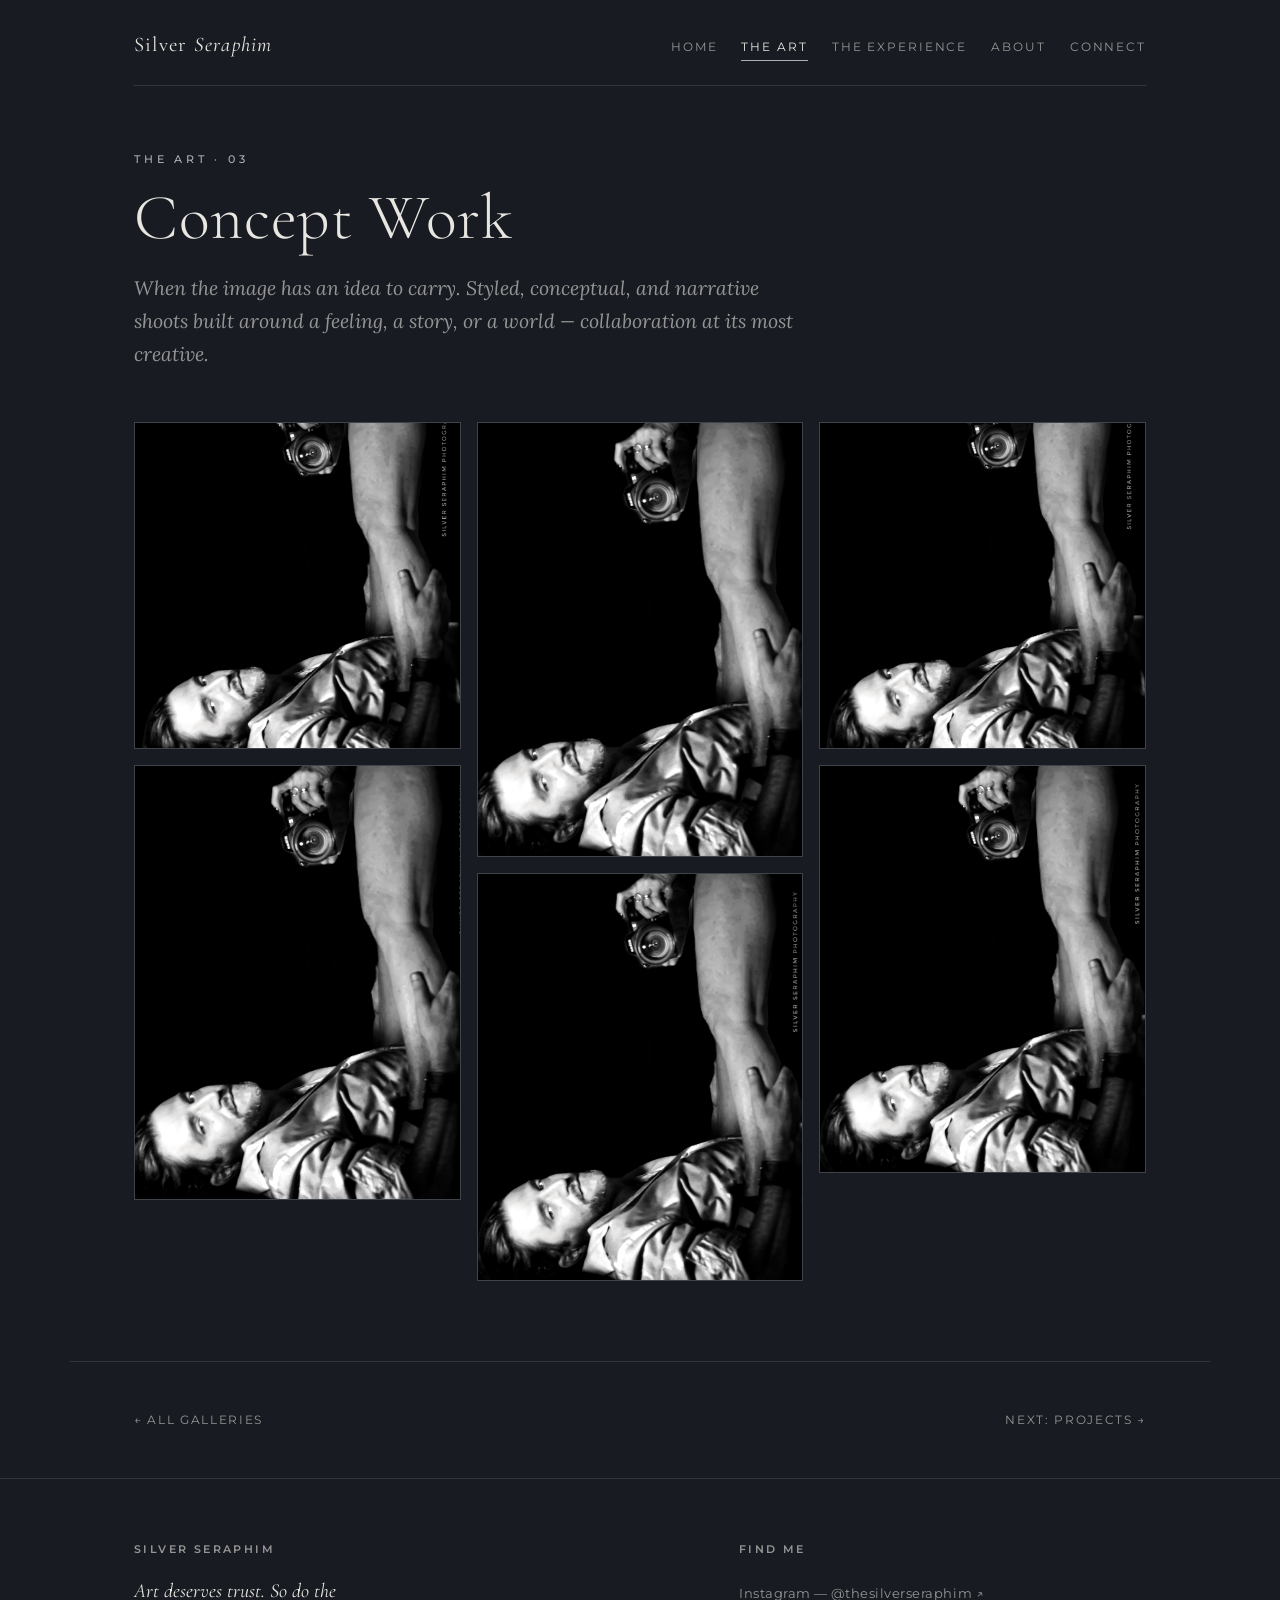
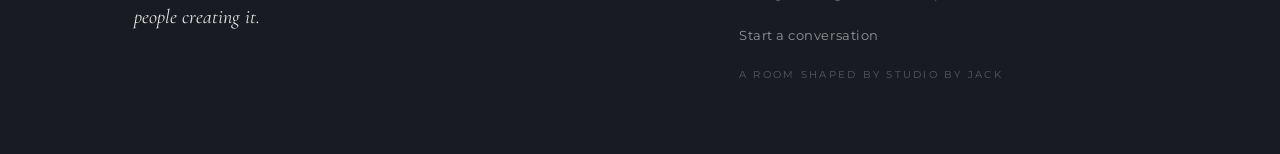
<file: concept.html>
<!DOCTYPE html>
<html lang="en">
<head>
<meta charset="UTF-8">
<meta name="viewport" content="width=device-width, initial-scale=1.0">
<title>Concept Work — Silver Seraphim</title>
<meta name="description" content="Concept Work — the person, not just the picture.">
<link rel="preconnect" href="https://fonts.googleapis.com">
<link rel="preconnect" href="https://fonts.gstatic.com" crossorigin>
<link rel="stylesheet" href="styles.css">
</head>
<body>
<a class="skip" href="#main">Skip to content</a>

<header class="wrap">
  <div class="mast">
    <a class="name" href="index.html">Silver <b>Seraphim</b></a>
    <nav class="nav-5" aria-label="Primary">
      <a href="index.html">Home</a>
      <a href="art.html" aria-current="page">The Art</a>
      <a href="experience.html">The Experience</a>
      <a href="about.html">About</a>
      <a href="connect.html">Connect</a>
    </nav>
  </div>
</header>

<main id="main">
  <section class="wrap gallery-intro">
    <span class="eyebrow">The Art · 03</span>
    <h1>Concept Work</h1>
    <p>When the image has an idea to carry. Styled, conceptual, and narrative shoots built around a feeling, a story, or a world — collaboration at its most creative.</p>
  </section>

  <section class="wrap">
    <div class="grid">
      <div class="shot"><img class="image-frame-shot-c" src="images/perspective-hero.jpg" alt="Concept gallery cinematic crop"></div>
      <div class="shot"><img class="image-frame-shot-a" src="images/perspective-hero.jpg" alt="Concept gallery portrait study"></div>
      <div class="shot"><img class="image-frame-shot-e" src="images/perspective-hero.jpg" alt="Concept gallery detail composition"></div>
      <div class="shot"><img class="image-frame-shot-b" src="images/perspective-hero.jpg" alt="Concept gallery warm interior composition"></div>
      <div class="shot"><img class="image-frame-shot-f" src="images/perspective-hero.jpg" alt="Concept gallery intimate detail"></div>
      <div class="shot"><img class="image-frame-shot-d" src="images/perspective-hero.jpg" alt="Concept gallery reclining composition"></div>
    </div>
  </section>

  <section class="wrap gallery-nav">
    <a href="art.html">← All galleries</a>
    <a href="projects.html">Next: Projects →</a>
  </section>
</main>

<footer class="foot">
  <div class="wrap">
    <div class="foot-grid">
      <div>
        <h4>Silver Seraphim</h4>
        <p class="credo">Art deserves trust. So do the people creating it.</p>
      </div>
      <div>
        <h4>Find me</h4>
        <ul class="socials">
          <li><a href="https://instagram.com/thesilverseraphim" target="_blank" rel="noopener noreferrer">Instagram — @thesilverseraphim ↗</a></li>
          <li><a href="connect.html">Start a conversation</a></li>
        </ul>
        <p class="studio">A room shaped by Studio by Jack</p>
      </div>
    </div>
  </div>
</footer>
</body>
</html>
</file>
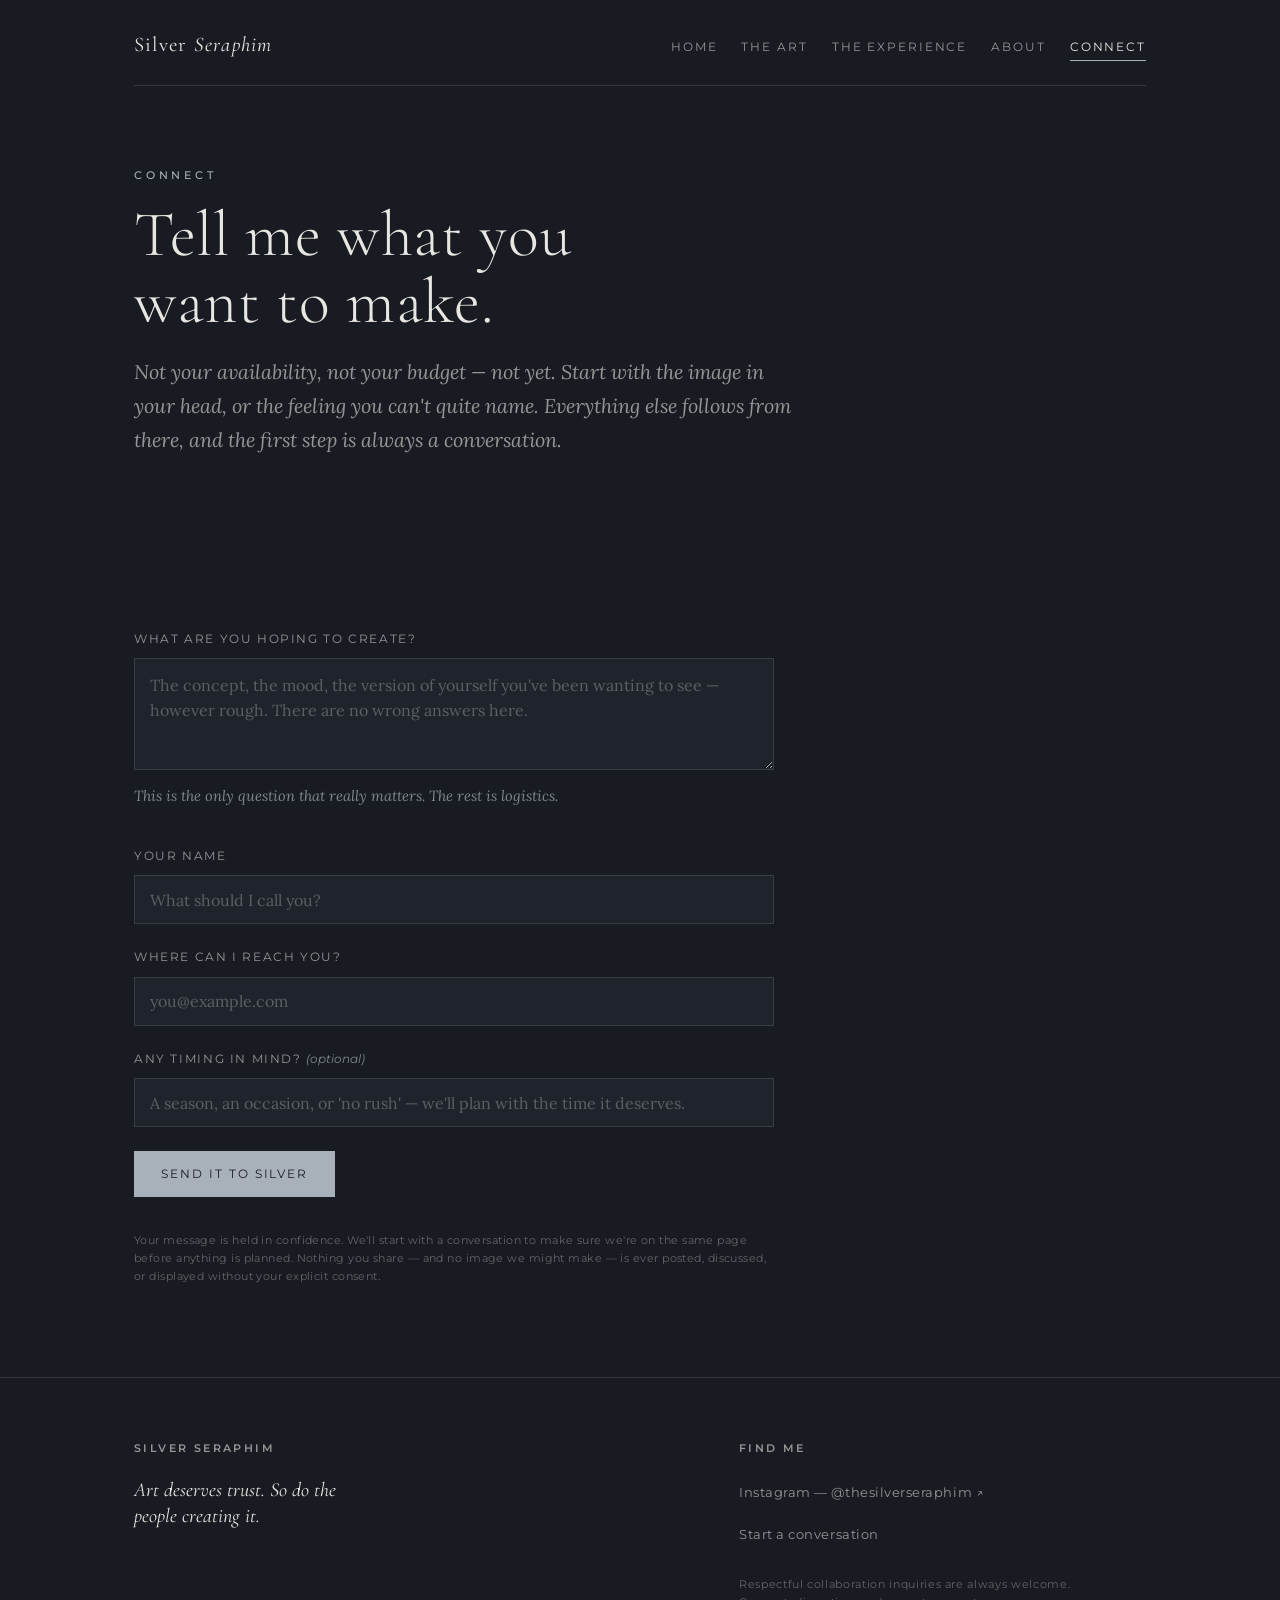
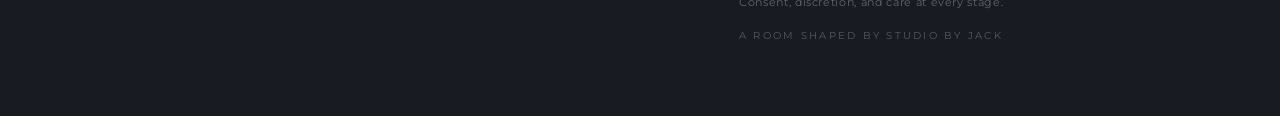
<file: connect.html>
<!DOCTYPE html>
<html lang="en">
<head>
<meta charset="UTF-8">
<meta name="viewport" content="width=device-width, initial-scale=1.0">
<title>Connect — Silver Seraphim</title>
<meta name="description" content="Start the conversation. Tell me what you want to make.">
<link rel="preconnect" href="https://fonts.googleapis.com">
<link rel="preconnect" href="https://fonts.gstatic.com" crossorigin>
<link rel="stylesheet" href="styles.css">
</head>
<body>
<a class="skip" href="#main">Skip to content</a>

<header class="wrap">
  <div class="mast">
    <a class="name" href="index.html">Silver <b>Seraphim</b></a>
    <nav class="nav-5" aria-label="Primary">
      <a href="index.html">Home</a>
      <a href="art.html">The Art</a>
      <a href="experience.html">The Experience</a>
      <a href="about.html">About</a>
      <a href="connect.html" aria-current="page">Connect</a>
    </nav>
  </div>
</header>

<main id="main">

  <section class="wrap page-hero">
    <span class="eyebrow">Connect</span>
    <h1>Tell me what you want to make.</h1>
    <p class="frame">Not your availability, not your budget — not yet. Start with the image in your head, or the feeling you can't quite name. Everything else follows from there, and the first step is always a conversation.</p>
  </section>

  <section class="book" style="border-top:none;padding-top:0">
    <div class="wrap">
      <form class="intake" aria-label="Start a conversation" onsubmit="return false;">
        <div class="field">
          <label for="vision">What are you hoping to create?</label>
          <textarea id="vision" name="vision" placeholder="The concept, the mood, the version of yourself you've been wanting to see — however rough. There are no wrong answers here."></textarea>
          <p class="hint">This is the only question that really matters. The rest is logistics.</p>
        </div>
        <div class="field">
          <label for="name">Your name</label>
          <input id="name" name="name" type="text" placeholder="What should I call you?">
        </div>
        <div class="field">
          <label for="email">Where can I reach you?</label>
          <input id="email" name="email" type="email" inputmode="email" placeholder="you@example.com" autocomplete="email">
        </div>
        <div class="field">
          <label for="when">Any timing in mind? <span style="text-transform:none;letter-spacing:0;font-style:italic;color:var(--silver-lo)">(optional)</span></label>
          <input id="when" name="when" type="text" placeholder="A season, an occasion, or 'no rush' — we'll plan with the time it deserves.">
        </div>
        <button class="send" type="submit">Send it to Silver</button>
        <p class="privacy">Your message is held in confidence. We'll start with a conversation to make sure we're on the same page before anything is planned. Nothing you share — and no image we might make — is ever posted, discussed, or displayed without your explicit consent.</p>
      </form>
    </div>
  </section>

</main>

<footer class="foot">
  <div class="wrap">
    <div class="foot-grid">
      <div>
        <h4>Silver Seraphim</h4>
        <p class="credo">Art deserves trust. So do the people creating it.</p>
      </div>
      <div>
        <h4>Find me</h4>
        <ul class="socials">
          <li><a href="https://instagram.com/thesilverseraphim" target="_blank" rel="noopener noreferrer">Instagram — @thesilverseraphim ↗</a></li>
          <li><a href="connect.html">Start a conversation</a></li>
        </ul>
        <p class="fine">Respectful collaboration inquiries are always welcome.<br>Consent, discretion, and care at every stage.</p>
        <p class="studio">A room shaped by Studio by Jack</p>
      </div>
    </div>
  </div>
</footer>
</body>
</html>
</file>
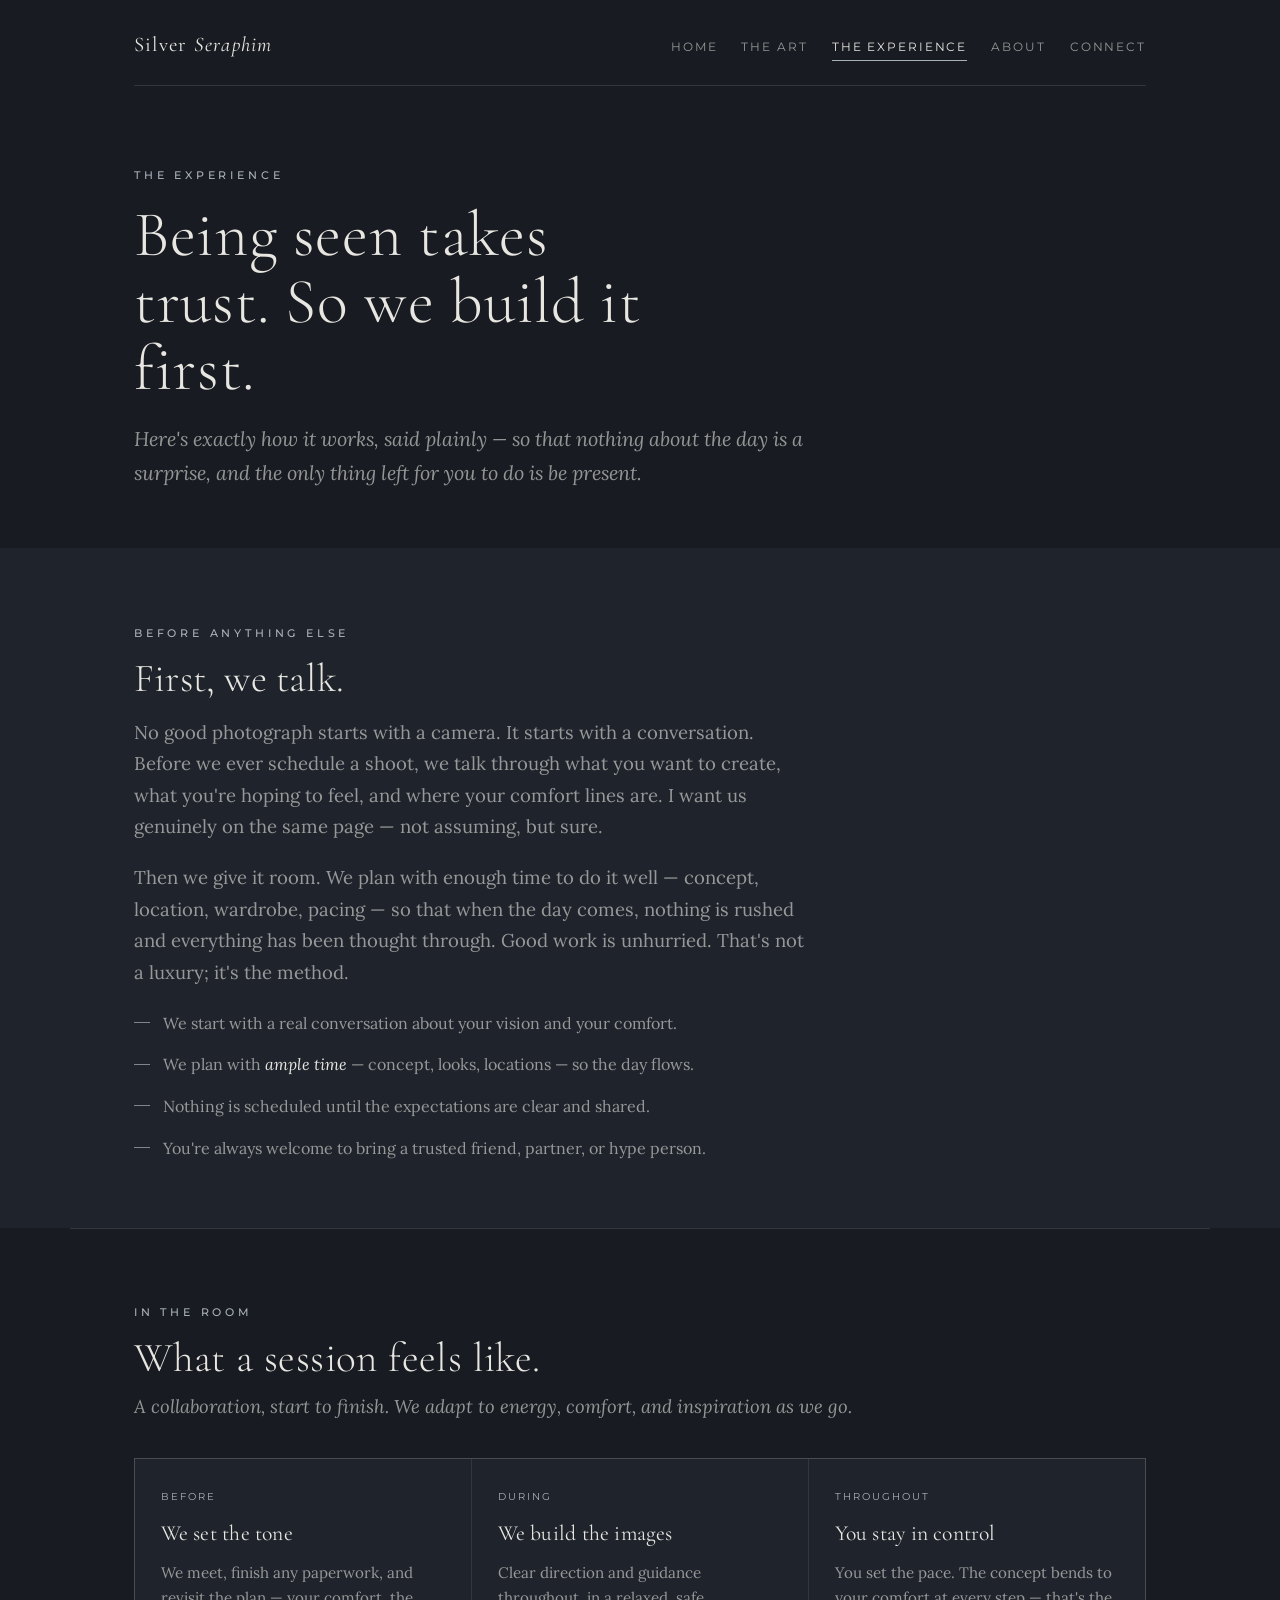
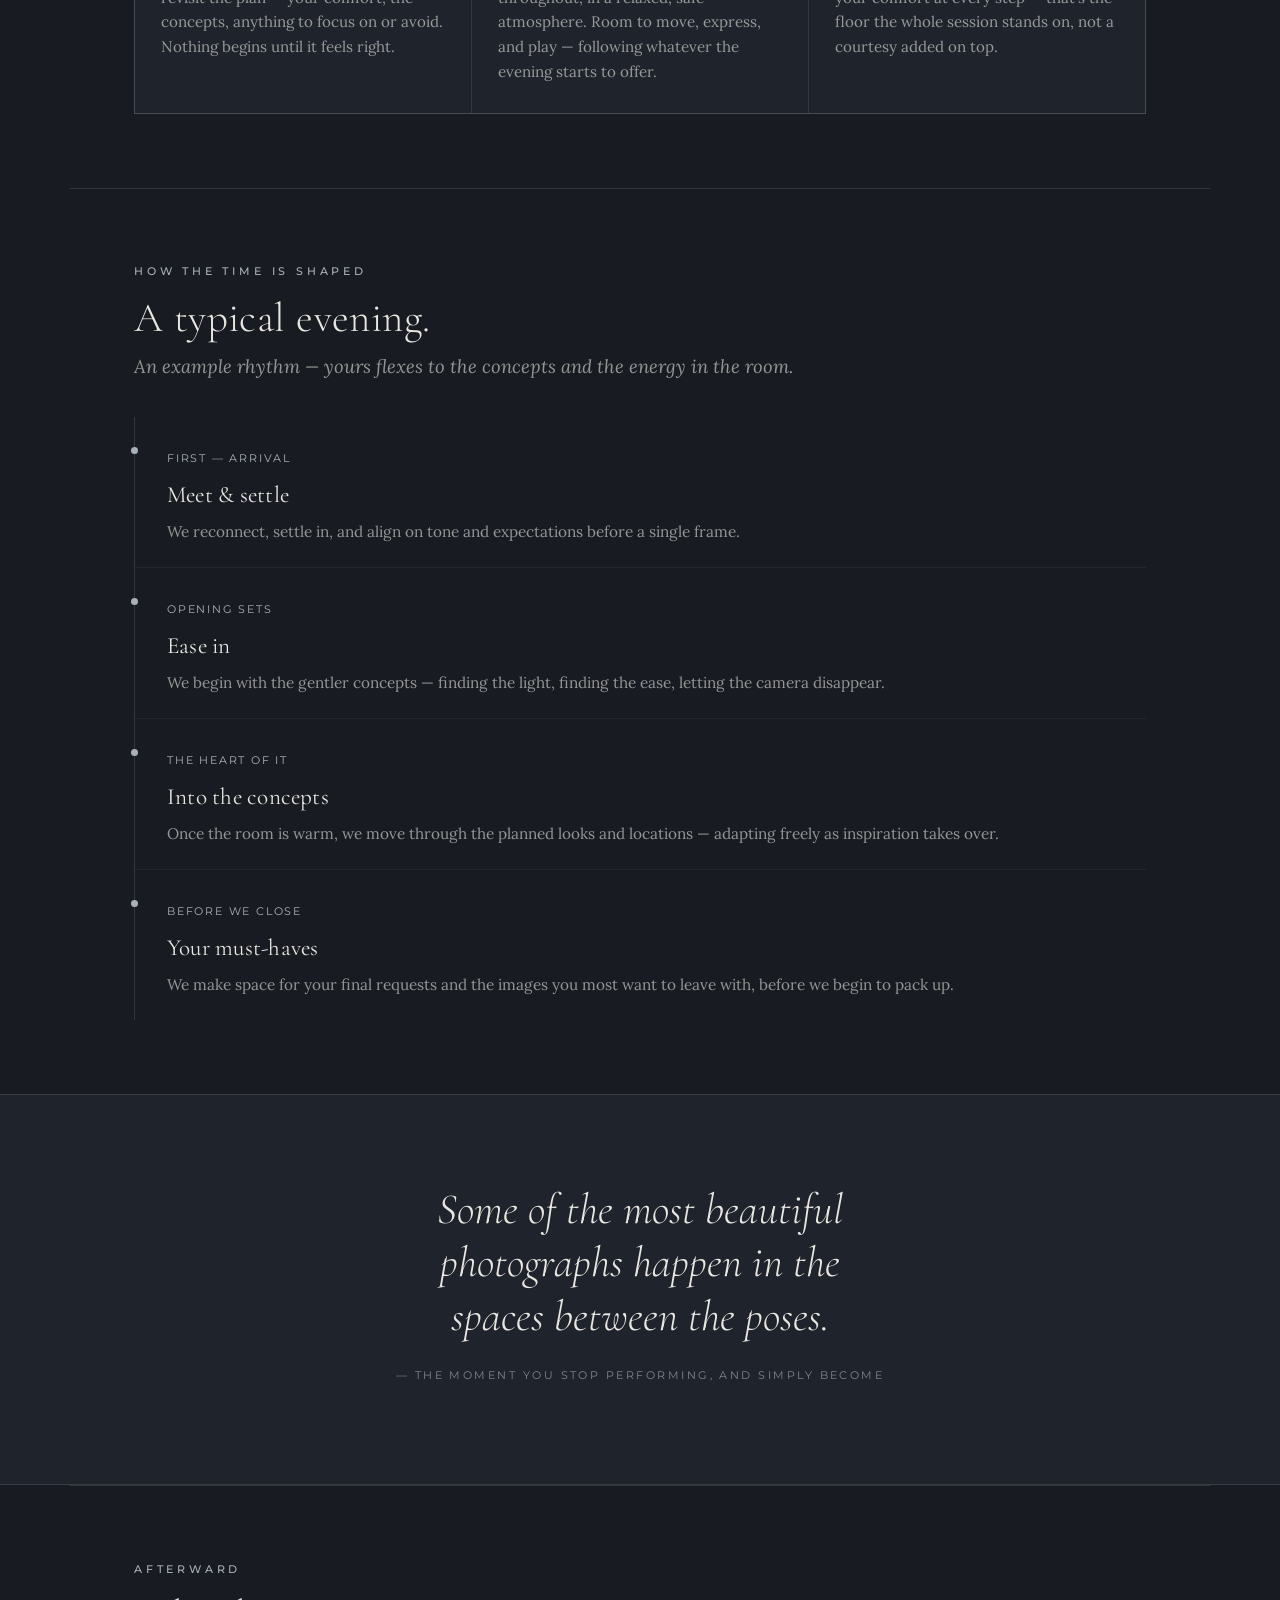
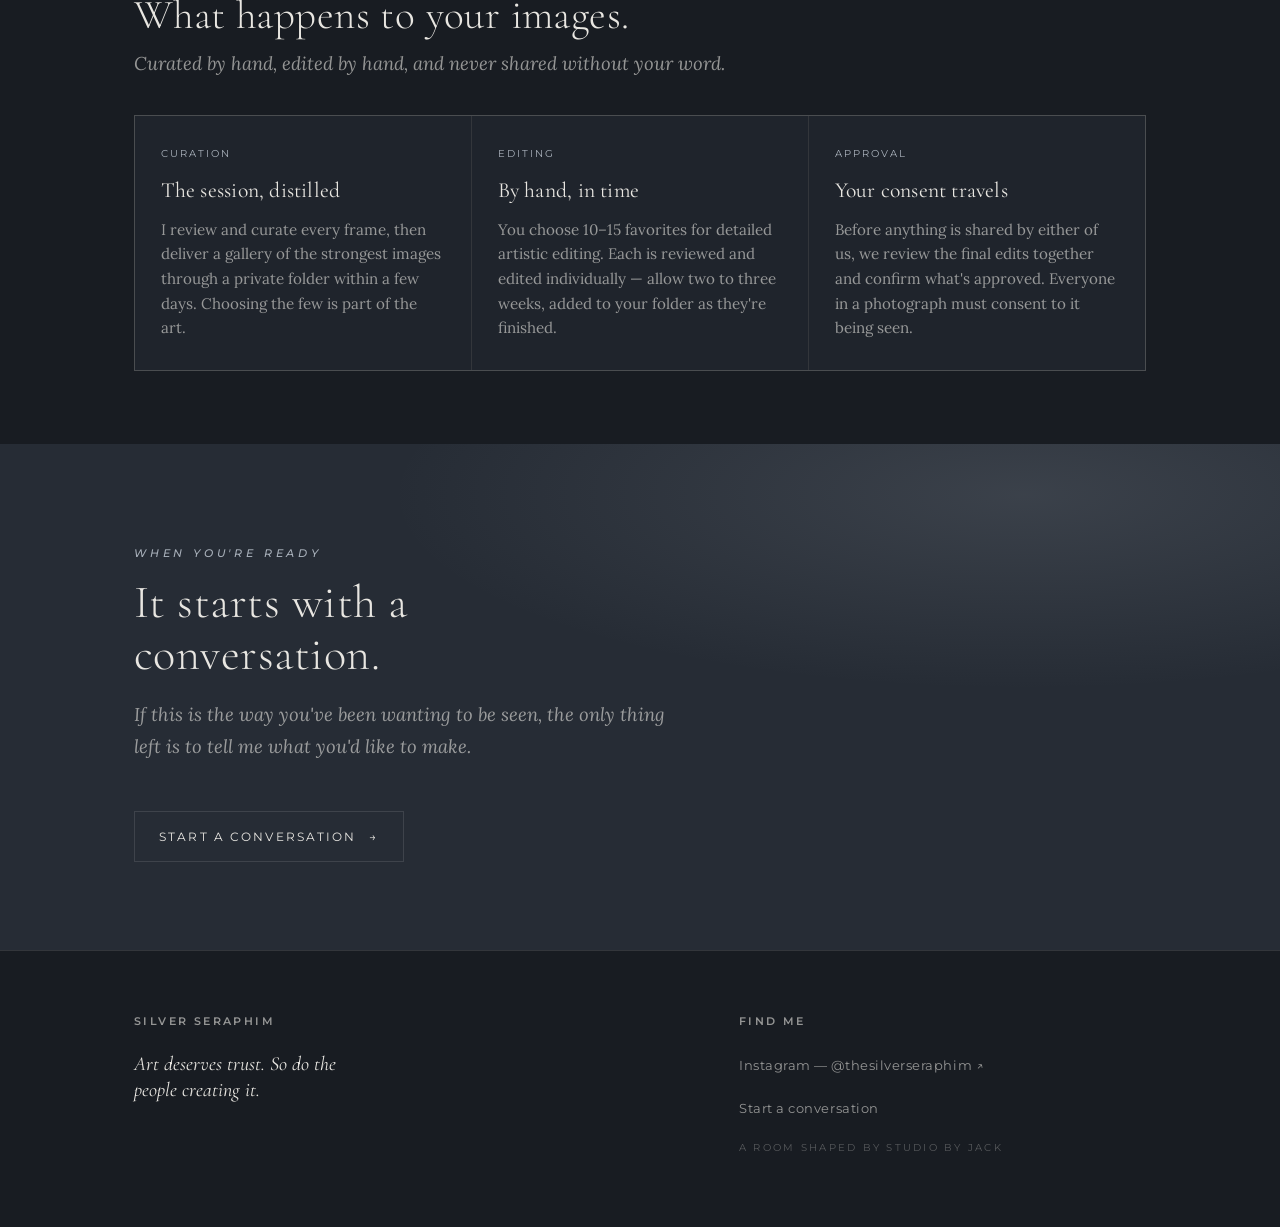
<file: experience.html>
<!DOCTYPE html>
<html lang="en">
<head>
<meta charset="UTF-8">
<meta name="viewport" content="width=device-width, initial-scale=1.0">
<title>The Experience — Silver Seraphim</title>
<meta name="description" content="What a session actually is — how we plan it together, what an evening feels like, and what becomes of your images.">
<link rel="preconnect" href="https://fonts.googleapis.com">
<link rel="preconnect" href="https://fonts.gstatic.com" crossorigin>
<link rel="stylesheet" href="styles.css">
</head>
<body>
<a class="skip" href="#main">Skip to content</a>

<header class="wrap">
  <div class="mast">
    <a class="name" href="index.html">Silver <b>Seraphim</b></a>
    <nav class="nav-5" aria-label="Primary">
      <a href="index.html">Home</a>
      <a href="art.html">The Art</a>
      <a href="experience.html" aria-current="page">The Experience</a>
      <a href="about.html">About</a>
      <a href="connect.html">Connect</a>
    </nav>
  </div>
</header>

<main id="main">

  <section class="wrap page-hero">
    <span class="eyebrow">The Experience</span>
    <h1>Being seen takes trust. So we build it first.</h1>
    <p class="frame">Here's exactly how it works, said plainly — so that nothing about the day is a surprise, and the only thing left for you to do is be present.</p>
  </section>

  <!-- WE TALK FIRST — the beat she asked for, featured -->
  <section class="boundaries" aria-labelledby="talk-h">
    <div class="wrap">
      <span class="eyebrow">Before anything else</span>
      <h2 id="talk-h" class="display" style="font-size:clamp(1.7rem,1.2rem + 1.6vw,2.5rem);margin:.7rem 0 1.1rem;">First, we talk.</h2>
      <p style="max-width:42rem;color:var(--oyster-dim);margin:0 0 1.2rem;">No good photograph starts with a camera. It starts with a conversation. Before we ever schedule a shoot, we talk through what you want to create, what you're hoping to feel, and where your comfort lines are. I want us genuinely on the same page — not assuming, but sure.</p>
      <p style="max-width:42rem;color:var(--oyster-dim);margin:0;">Then we give it room. We plan with enough time to do it well — concept, location, wardrobe, pacing — so that when the day comes, nothing is rushed and everything has been thought through. Good work is unhurried. That's not a luxury; it's the method.</p>
      <ul>
        <li>We start with a real conversation about your vision and your comfort.</li>
        <li>We plan with <em>ample time</em> — concept, looks, locations — so the day flows.</li>
        <li>Nothing is scheduled until the expectations are clear and shared.</li>
        <li>You're always welcome to bring a trusted friend, partner, or hype person.</li>
      </ul>
    </div>
  </section>

  <!-- WHAT TO EXPECT -->
  <section class="wrap section" aria-labelledby="expect-h">
    <div class="section-head">
      <span class="eyebrow">In the room</span>
      <h2 id="expect-h">What a session feels like.</h2>
      <p class="note">A collaboration, start to finish. We adapt to energy, comfort, and inspiration as we go.</p>
    </div>
    <div class="phases">
      <div class="phase">
        <span class="n">Before</span>
        <h3>We set the tone</h3>
        <p>We meet, finish any paperwork, and revisit the plan — your comfort, the concepts, anything to focus on or avoid. Nothing begins until it feels right.</p>
      </div>
      <div class="phase">
        <span class="n">During</span>
        <h3>We build the images</h3>
        <p>Clear direction and guidance throughout, in a relaxed, safe atmosphere. Room to move, express, and play — following whatever the evening starts to offer.</p>
      </div>
      <div class="phase">
        <span class="n">Throughout</span>
        <h3>You stay in control</h3>
        <p>You set the pace. The concept bends to your comfort at every step — that's the floor the whole session stands on, not a courtesy added on top.</p>
      </div>
    </div>
  </section>

  <!-- RUN OF SHOW -->
  <section class="wrap section" aria-labelledby="run-h">
    <div class="section-head">
      <span class="eyebrow">How the time is shaped</span>
      <h2 id="run-h">A typical evening.</h2>
      <p class="note">An example rhythm — yours flexes to the concepts and the energy in the room.</p>
    </div>
    <div class="timeline">
      <div class="tl">
        <span class="t">First — arrival</span>
        <h3>Meet &amp; settle</h3>
        <p>We reconnect, settle in, and align on tone and expectations before a single frame.</p>
      </div>
      <div class="tl">
        <span class="t">Opening sets</span>
        <h3>Ease in</h3>
        <p>We begin with the gentler concepts — finding the light, finding the ease, letting the camera disappear.</p>
      </div>
      <div class="tl">
        <span class="t">The heart of it</span>
        <h3>Into the concepts</h3>
        <p>Once the room is warm, we move through the planned looks and locations — adapting freely as inspiration takes over.</p>
      </div>
      <div class="tl">
        <span class="t">Before we close</span>
        <h3>Your must-haves</h3>
        <p>We make space for your final requests and the images you most want to leave with, before we begin to pack up.</p>
      </div>
    </div>
  </section>

  <!-- BETWEEN THE POSES -->
  <section class="between" aria-label="On the work">
    <div class="wrap">
      <blockquote>Some of the most beautiful photographs happen in the spaces between the poses.</blockquote>
      <p class="by">— the moment you stop performing, and simply become</p>
    </div>
  </section>

  <!-- AFTER -->
  <section class="wrap section" aria-labelledby="after-h">
    <div class="section-head">
      <span class="eyebrow">Afterward</span>
      <h2 id="after-h">What happens to your images.</h2>
      <p class="note">Curated by hand, edited by hand, and never shared without your word.</p>
    </div>
    <div class="phases">
      <div class="phase">
        <span class="n">Curation</span>
        <h3>The session, distilled</h3>
        <p>I review and curate every frame, then deliver a gallery of the strongest images through a private folder within a few days. Choosing the few is part of the art.</p>
      </div>
      <div class="phase">
        <span class="n">Editing</span>
        <h3>By hand, in time</h3>
        <p>You choose 10–15 favorites for detailed artistic editing. Each is reviewed and edited individually — allow two to three weeks, added to your folder as they're finished.</p>
      </div>
      <div class="phase">
        <span class="n">Approval</span>
        <h3>Your consent travels</h3>
        <p>Before anything is shared by either of us, we review the final edits together and confirm what's approved. Everyone in a photograph must consent to it being seen.</p>
      </div>
    </div>
  </section>

  <section class="toward" aria-labelledby="ready-h">
    <div class="wrap">
      <p class="eyebrow">When you're ready</p>
      <h2 id="ready-h">It starts with a conversation.</h2>
      <p>If this is the way you've been wanting to be seen, the only thing left is to tell me what you'd like to make.</p>
      <a class="toward-link" href="connect.html">Start a conversation</a>
    </div>
  </section>

</main>

<footer class="foot">
  <div class="wrap">
    <div class="foot-grid">
      <div>
        <h4>Silver Seraphim</h4>
        <p class="credo">Art deserves trust. So do the people creating it.</p>
      </div>
      <div>
        <h4>Find me</h4>
        <ul class="socials">
          <li><a href="https://instagram.com/thesilverseraphim" target="_blank" rel="noopener noreferrer">Instagram — @thesilverseraphim ↗</a></li>
          <li><a href="connect.html">Start a conversation</a></li>
        </ul>
        <p class="studio">A room shaped by Studio by Jack</p>
      </div>
    </div>
  </div>
</footer>
</body>
</html>
</file>
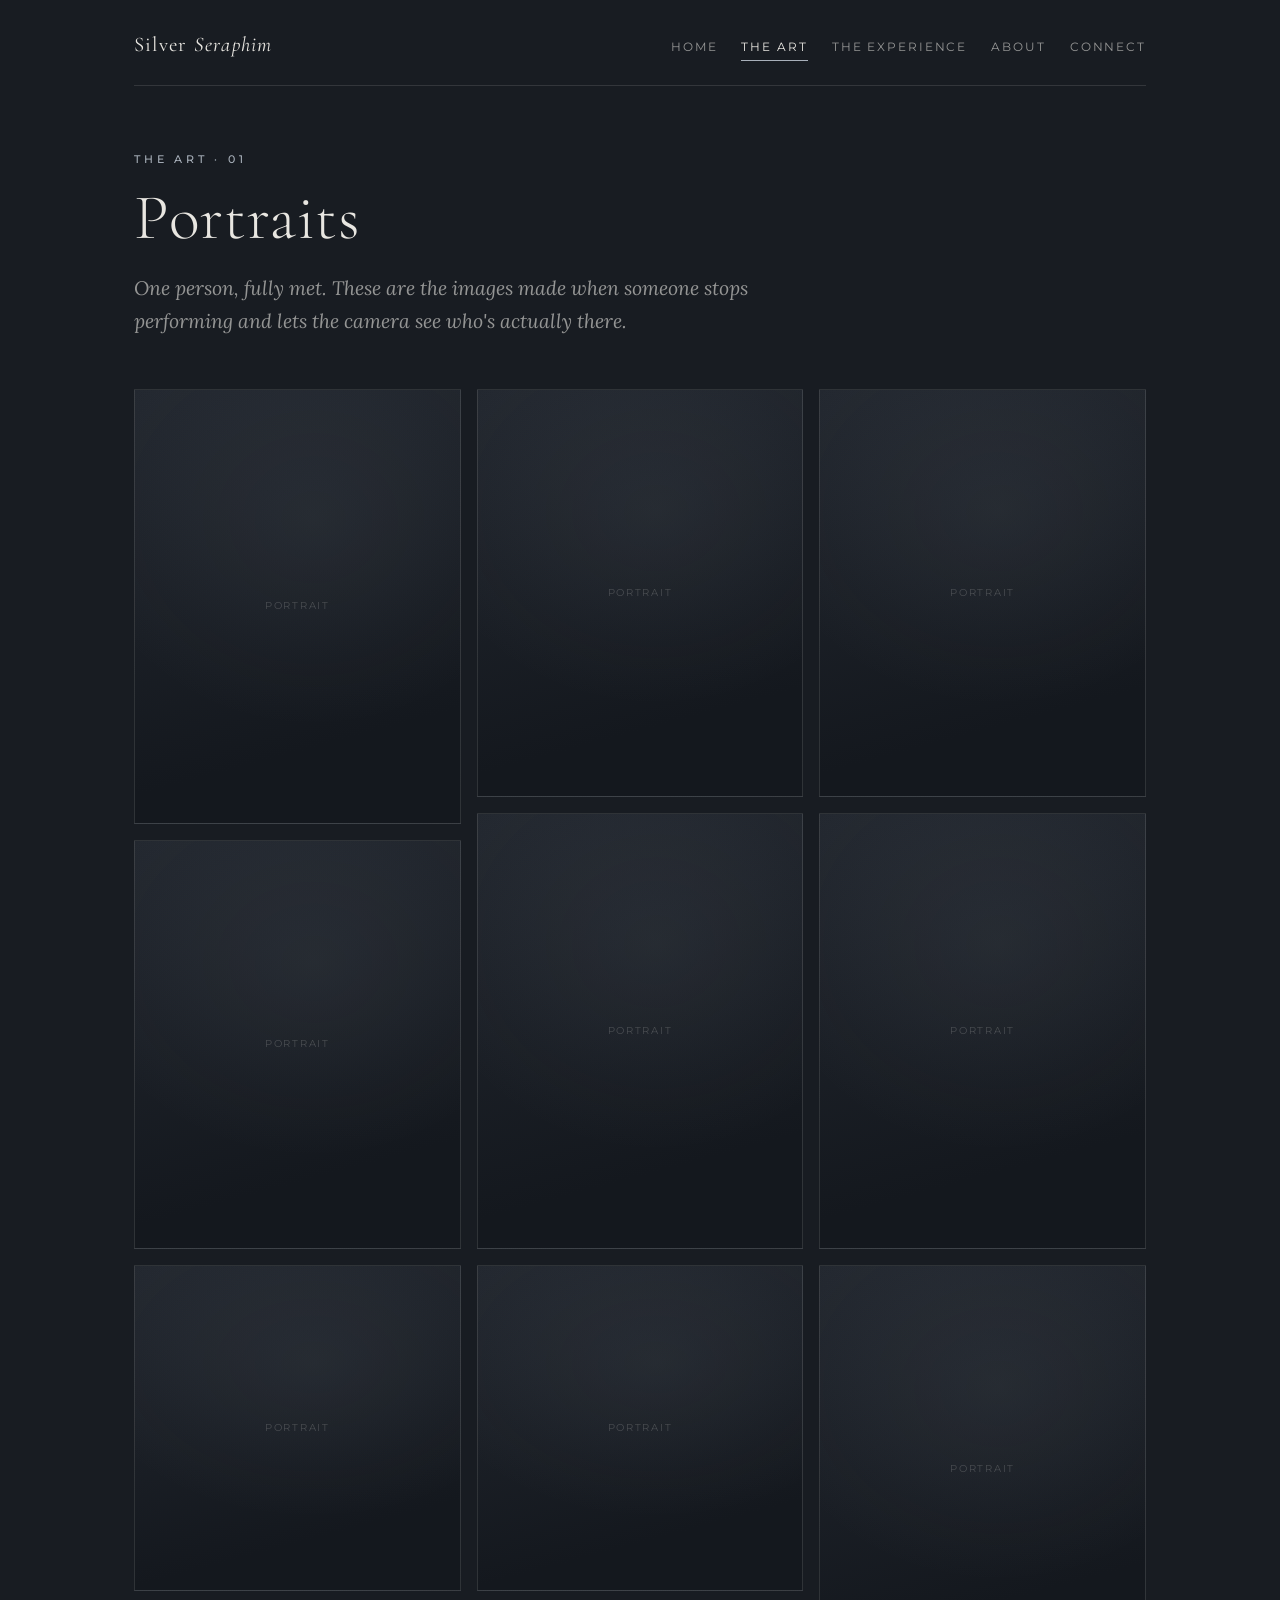
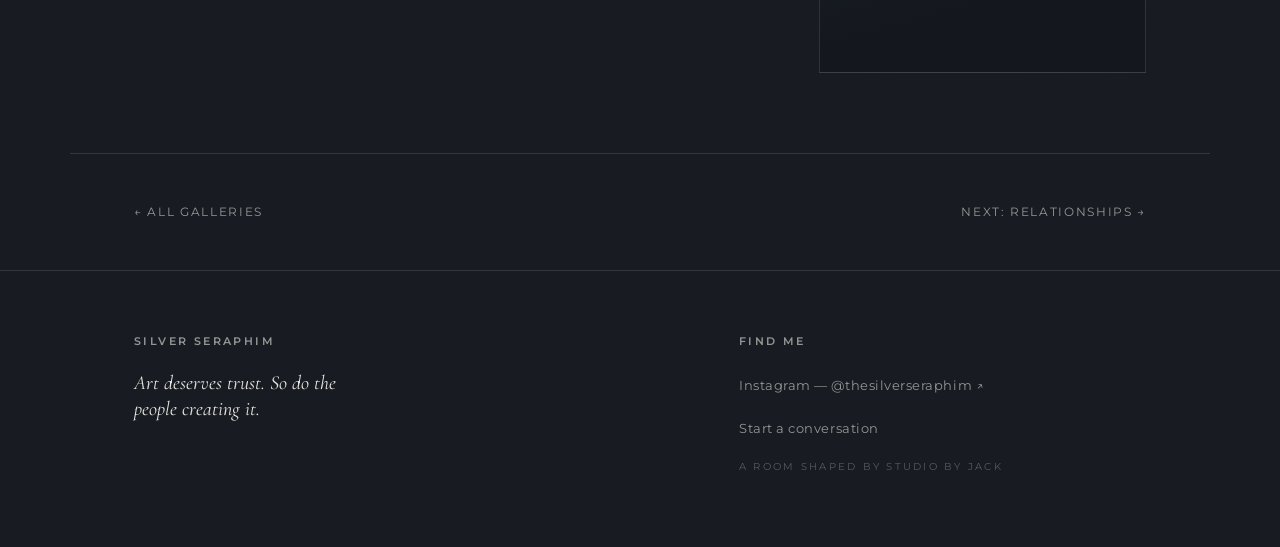
<file: portraits.html>
<!DOCTYPE html>
<html lang="en">
<head>
<meta charset="UTF-8">
<meta name="viewport" content="width=device-width, initial-scale=1.0">
<title>Portraits — Silver Seraphim</title>
<meta name="description" content="Portrait work — the person, not just the picture.">
<link rel="preconnect" href="https://fonts.googleapis.com">
<link rel="preconnect" href="https://fonts.gstatic.com" crossorigin>
<link rel="stylesheet" href="styles.css">
</head>
<body>
<a class="skip" href="#main">Skip to content</a>

<header class="wrap">
  <div class="mast">
    <a class="name" href="index.html">Silver <b>Seraphim</b></a>
    <nav class="nav-5" aria-label="Primary">
      <a href="index.html">Home</a>
      <a href="art.html" aria-current="page">The Art</a>
      <a href="experience.html">The Experience</a>
      <a href="about.html">About</a>
      <a href="connect.html">Connect</a>
    </nav>
  </div>
</header>

<main id="main">
  <section class="wrap gallery-intro">
    <span class="eyebrow">The Art · 01</span>
    <h1>Portraits</h1>
    <p>One person, fully met. These are the images made when someone stops performing and lets the camera see who's actually there.</p>
  </section>

  <section class="wrap">
    <div class="grid">
      <!-- Replace each empty .shot with: <div class="shot"><img src="images/portraits/01.jpg" alt=""></div> -->
      <div class="shot" data-empty data-label="Portrait" style="--ar:3/4"></div>
      <div class="shot" data-empty data-label="Portrait" style="--ar:4/5"></div>
      <div class="shot" data-empty data-label="Portrait" style="--ar:1/1"></div>
      <div class="shot" data-empty data-label="Portrait" style="--ar:4/5"></div>
      <div class="shot" data-empty data-label="Portrait" style="--ar:3/4"></div>
      <div class="shot" data-empty data-label="Portrait" style="--ar:1/1"></div>
      <div class="shot" data-empty data-label="Portrait" style="--ar:4/5"></div>
      <div class="shot" data-empty data-label="Portrait" style="--ar:3/4"></div>
      <div class="shot" data-empty data-label="Portrait" style="--ar:4/5"></div>
    </div>
  </section>

  <section class="wrap gallery-nav">
    <a href="art.html">← All galleries</a>
    <a href="relationships.html">Next: Relationships →</a>
  </section>
</main>

<footer class="foot">
  <div class="wrap">
    <div class="foot-grid">
      <div>
        <h4>Silver Seraphim</h4>
        <p class="credo">Art deserves trust. So do the people creating it.</p>
      </div>
      <div>
        <h4>Find me</h4>
        <ul class="socials">
          <li><a href="https://instagram.com/thesilverseraphim" target="_blank" rel="noopener noreferrer">Instagram — @thesilverseraphim ↗</a></li>
          <li><a href="connect.html">Start a conversation</a></li>
        </ul>
        <p class="studio">A room shaped by Studio by Jack</p>
      </div>
    </div>
  </div>
</footer>
</body>
</html>
</file>
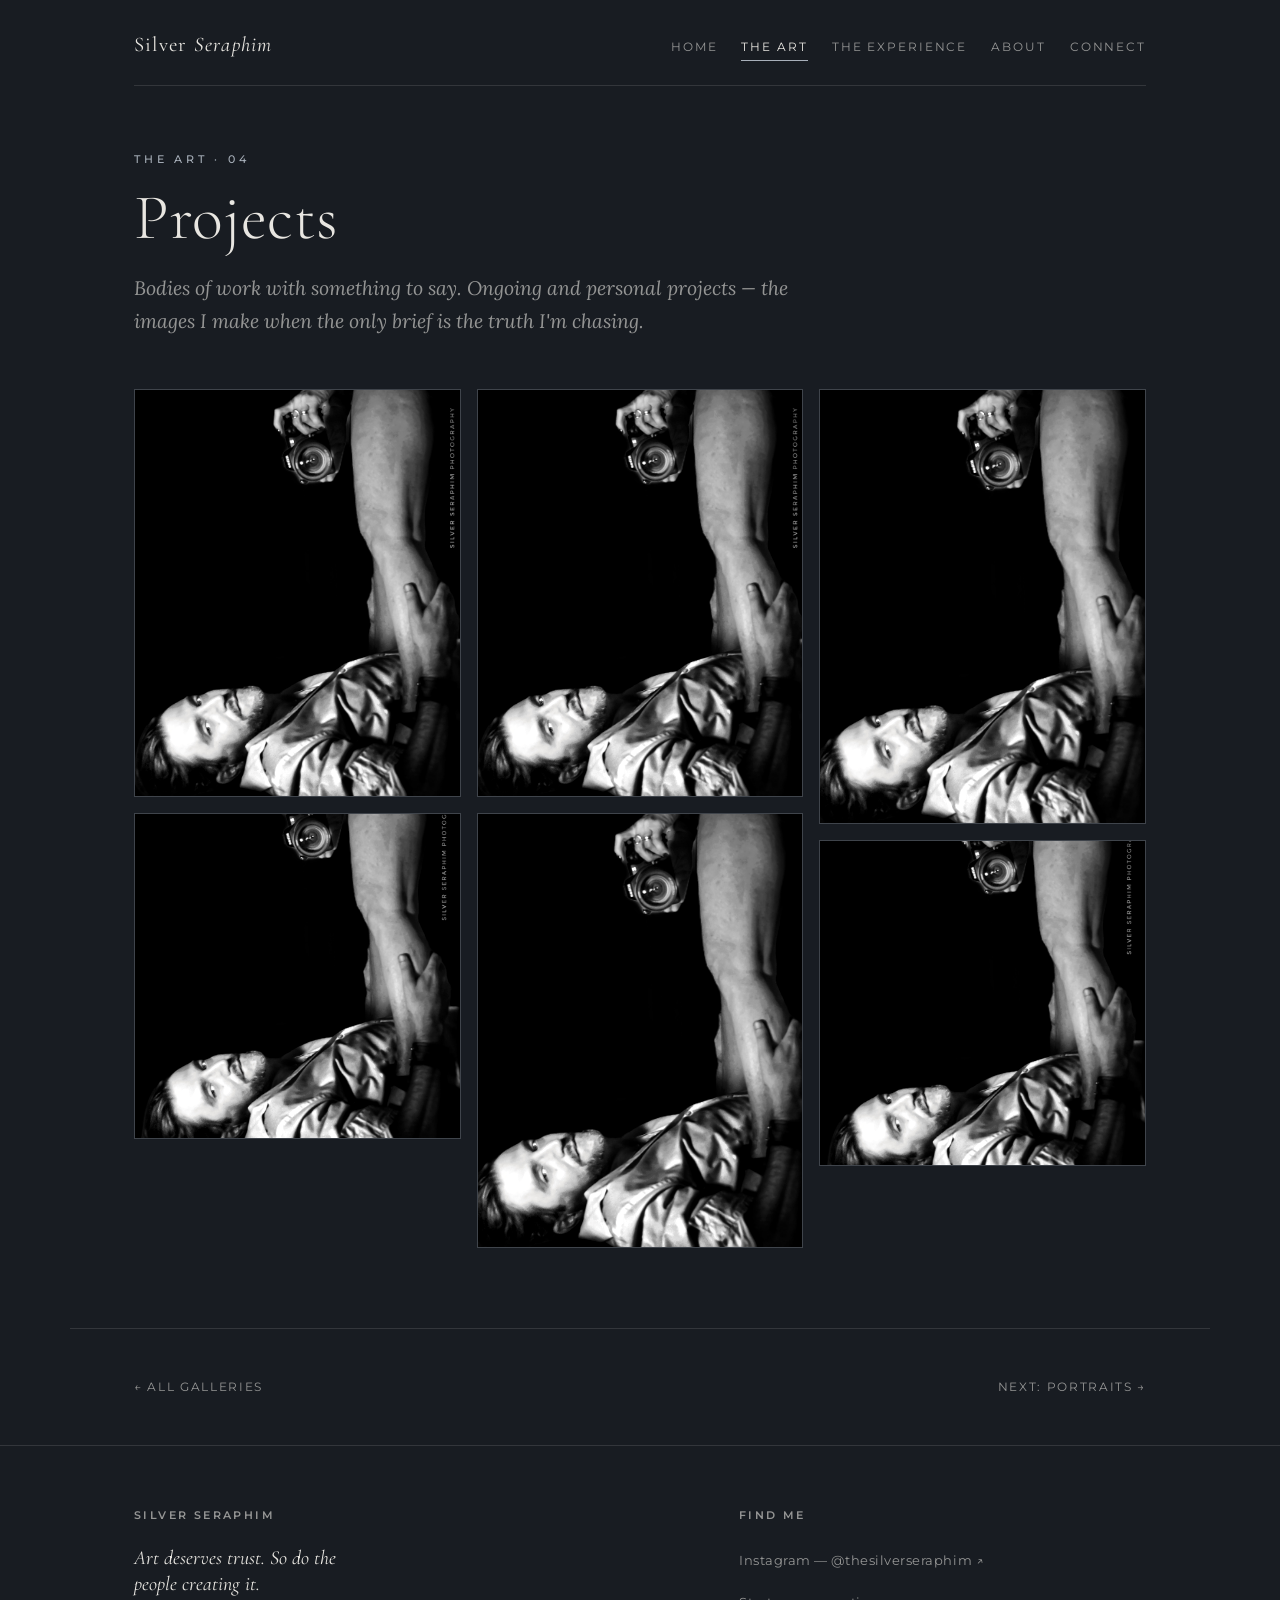
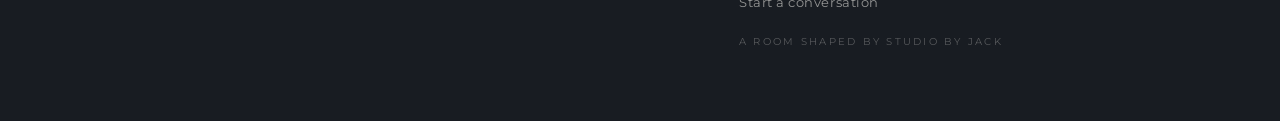
<file: projects.html>
<!DOCTYPE html>
<html lang="en">
<head>
<meta charset="UTF-8">
<meta name="viewport" content="width=device-width, initial-scale=1.0">
<title>Projects — Silver Seraphim</title>
<meta name="description" content="Projects — the person, not just the picture.">
<link rel="preconnect" href="https://fonts.googleapis.com">
<link rel="preconnect" href="https://fonts.gstatic.com" crossorigin>
<link rel="stylesheet" href="styles.css">
</head>
<body>
<a class="skip" href="#main">Skip to content</a>

<header class="wrap">
  <div class="mast">
    <a class="name" href="index.html">Silver <b>Seraphim</b></a>
    <nav class="nav-5" aria-label="Primary">
      <a href="index.html">Home</a>
      <a href="art.html" aria-current="page">The Art</a>
      <a href="experience.html">The Experience</a>
      <a href="about.html">About</a>
      <a href="connect.html">Connect</a>
    </nav>
  </div>
</header>

<main id="main">
  <section class="wrap gallery-intro">
    <span class="eyebrow">The Art · 04</span>
    <h1>Projects</h1>
    <p>Bodies of work with something to say. Ongoing and personal projects — the images I make when the only brief is the truth I'm chasing.</p>
  </section>

  <section class="wrap">
    <div class="grid">
      <div class="shot"><img class="image-frame-shot-d" src="images/perspective-hero.jpg" alt="Project gallery portrait composition"></div>
      <div class="shot"><img class="image-frame-shot-f" src="images/perspective-hero.jpg" alt="Project gallery detail study"></div>
      <div class="shot"><img class="image-frame-shot-b" src="images/perspective-hero.jpg" alt="Project gallery warm interior image"></div>
      <div class="shot"><img class="image-frame-shot-e" src="images/perspective-hero.jpg" alt="Project gallery editorial detail"></div>
      <div class="shot"><img class="image-frame-shot-a" src="images/perspective-hero.jpg" alt="Project gallery reclining portrait"></div>
      <div class="shot"><img class="image-frame-shot-c" src="images/perspective-hero.jpg" alt="Project gallery cinematic crop"></div>
    </div>
  </section>

  <section class="wrap gallery-nav">
    <a href="art.html">← All galleries</a>
    <a href="portraits.html">Next: Portraits →</a>
  </section>
</main>

<footer class="foot">
  <div class="wrap">
    <div class="foot-grid">
      <div>
        <h4>Silver Seraphim</h4>
        <p class="credo">Art deserves trust. So do the people creating it.</p>
      </div>
      <div>
        <h4>Find me</h4>
        <ul class="socials">
          <li><a href="https://instagram.com/thesilverseraphim" target="_blank" rel="noopener noreferrer">Instagram — @thesilverseraphim ↗</a></li>
          <li><a href="connect.html">Start a conversation</a></li>
        </ul>
        <p class="studio">A room shaped by Studio by Jack</p>
      </div>
    </div>
  </div>
</footer>
</body>
</html>
</file>
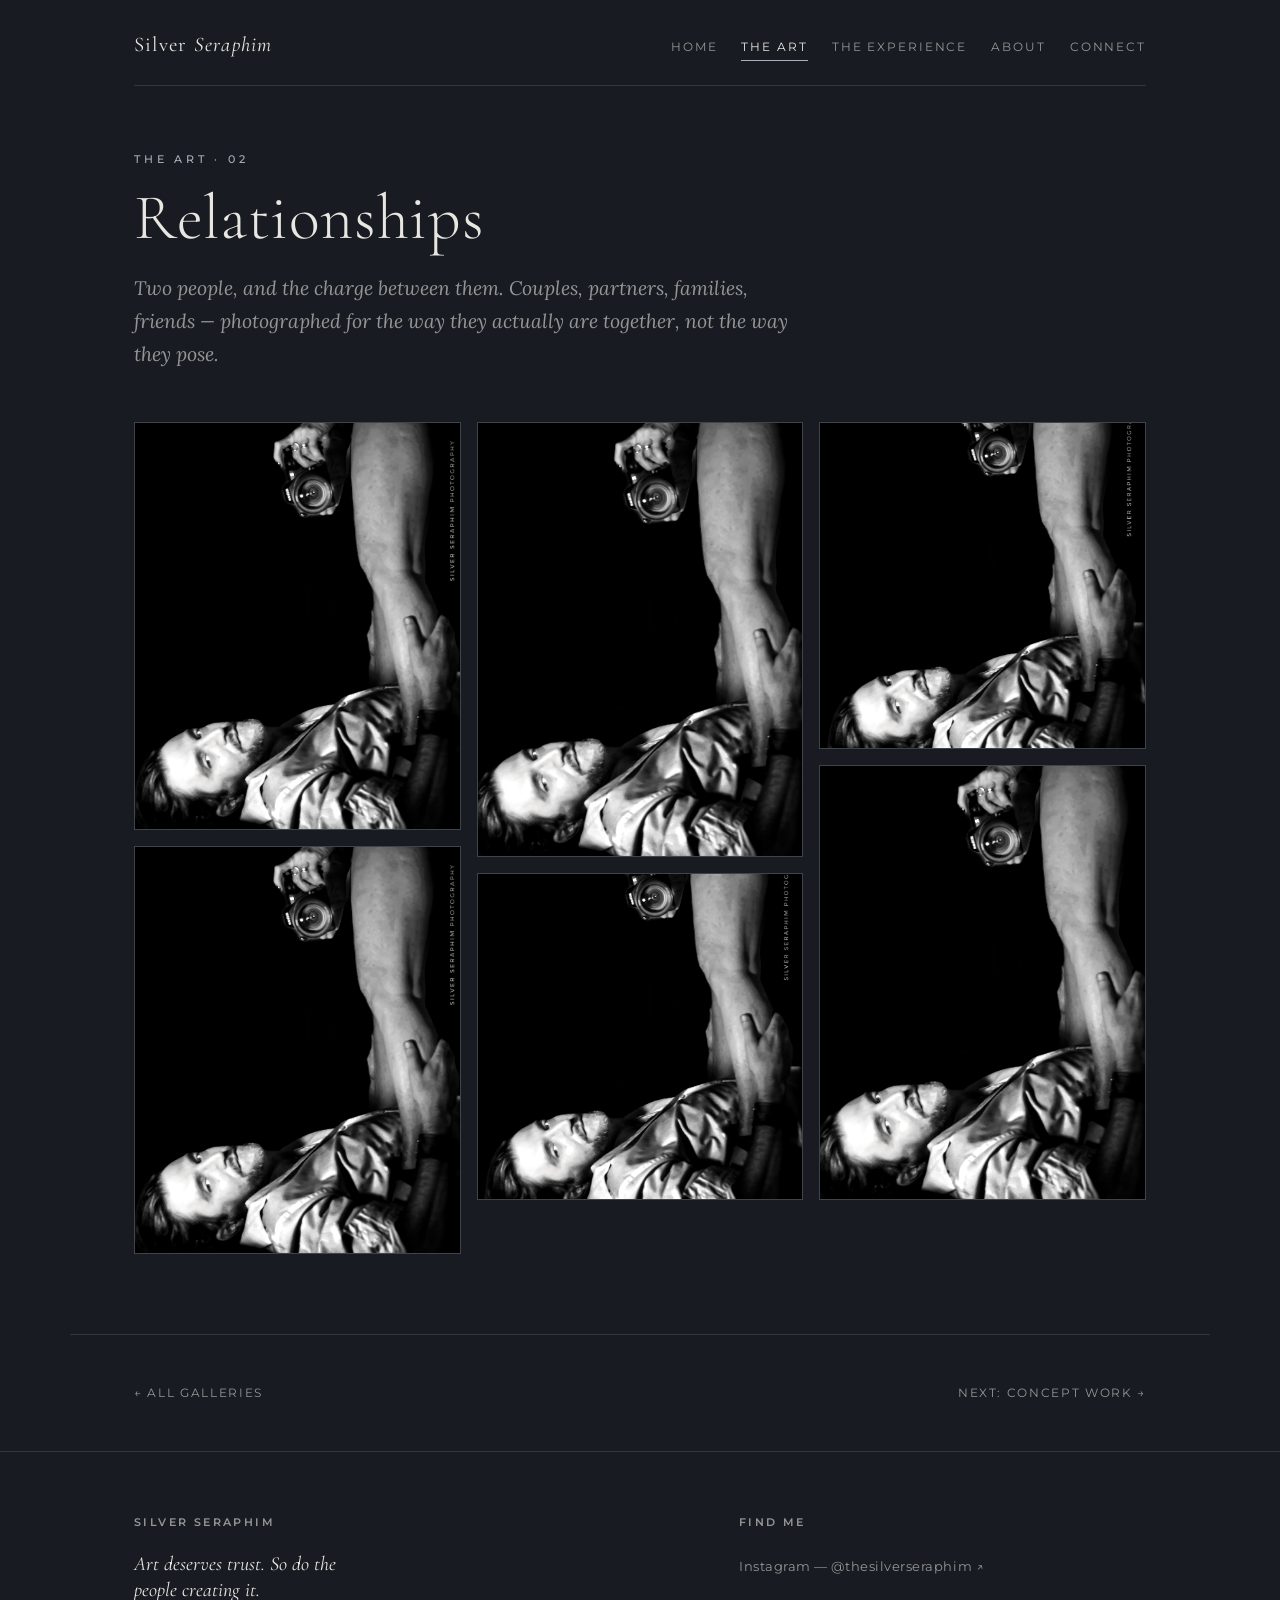
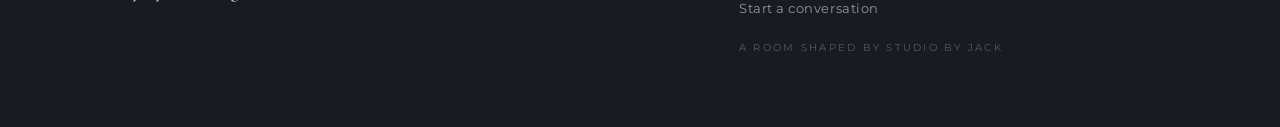
<file: relationships.html>
<!DOCTYPE html>
<html lang="en">
<head>
<meta charset="UTF-8">
<meta name="viewport" content="width=device-width, initial-scale=1.0">
<title>Relationships — Silver Seraphim</title>
<meta name="description" content="Relationships — the person, not just the picture.">
<link rel="preconnect" href="https://fonts.googleapis.com">
<link rel="preconnect" href="https://fonts.gstatic.com" crossorigin>
<link rel="stylesheet" href="styles.css">
</head>
<body>
<a class="skip" href="#main">Skip to content</a>

<header class="wrap">
  <div class="mast">
    <a class="name" href="index.html">Silver <b>Seraphim</b></a>
    <nav class="nav-5" aria-label="Primary">
      <a href="index.html">Home</a>
      <a href="art.html" aria-current="page">The Art</a>
      <a href="experience.html">The Experience</a>
      <a href="about.html">About</a>
      <a href="connect.html">Connect</a>
    </nav>
  </div>
</header>

<main id="main">
  <section class="wrap gallery-intro">
    <span class="eyebrow">The Art · 02</span>
    <h1>Relationships</h1>
    <p>Two people, and the charge between them. Couples, partners, families, friends — photographed for the way they actually are together, not the way they pose.</p>
  </section>

  <section class="wrap">
    <div class="grid">
      <div class="shot"><img class="image-frame-shot-b" src="images/perspective-hero.jpg" alt="Relationship gallery mood study"></div>
      <div class="shot"><img class="image-frame-shot-d" src="images/perspective-hero.jpg" alt="Quiet relationship gallery detail"></div>
      <div class="shot"><img class="image-frame-shot-a" src="images/perspective-hero.jpg" alt="Editorial relationship gallery crop"></div>
      <div class="shot"><img class="image-frame-shot-f" src="images/perspective-hero.jpg" alt="Intimate relationship gallery crop"></div>
      <div class="shot"><img class="image-frame-shot-c" src="images/perspective-hero.jpg" alt="Relationship gallery composition"></div>
      <div class="shot"><img class="image-frame-shot-e" src="images/perspective-hero.jpg" alt="Relationship gallery portrait detail"></div>
    </div>
  </section>

  <section class="wrap gallery-nav">
    <a href="art.html">← All galleries</a>
    <a href="concept.html">Next: Concept Work →</a>
  </section>
</main>

<footer class="foot">
  <div class="wrap">
    <div class="foot-grid">
      <div>
        <h4>Silver Seraphim</h4>
        <p class="credo">Art deserves trust. So do the people creating it.</p>
      </div>
      <div>
        <h4>Find me</h4>
        <ul class="socials">
          <li><a href="https://instagram.com/thesilverseraphim" target="_blank" rel="noopener noreferrer">Instagram — @thesilverseraphim ↗</a></li>
          <li><a href="connect.html">Start a conversation</a></li>
        </ul>
        <p class="studio">A room shaped by Studio by Jack</p>
      </div>
    </div>
  </div>
</footer>
</body>
</html>
</file>
<file: styles.css>
/* =========================================================
   SILVER SERAPHIM — shared design system
   Capturing art intentionally. Revealing the beauty within.
   Her own world: moonlight on slate. Cool, austere, reverent.
   Three rooms: the image (public) → the threshold → Deeper.
   NOT Jack's Ink/Bone/Oxblood. Where he is candle, she is moonlight.
   ========================================================= */

@import url('https://fonts.googleapis.com/css2?family=Cormorant+Garamond:ital,wght@0,300;0,400;0,500;1,300;1,400&family=Lora:ital,wght@0,400;0,500;1,400&family=Montserrat:wght@300;400;500;600&display=swap');

:root{
  /* moonlight on slate — her ground */
  --slate:      #181C22;   /* deep cool ground */
  --slate-2:    #1F242C;   /* lifted panel */
  --slate-3:    #262C35;   /* card */
  --oyster:     #E8E6E1;   /* cool off-white text (NOT warm bone) */
  --oyster-dim: rgba(232,230,225,0.60);
  --oyster-faint:rgba(232,230,225,0.12);
  --oyster-subtle:rgba(232,230,225,0.05);
  /* silver restraint — the single accent. pewter, not chrome, never gold */
  --silver:     #A8B0BA;   /* cool pewter */
  --silver-lo:  #7E868F;   /* recessed */
  --silver-glow:rgba(168,176,186,0.16);
  --rule:       rgba(232,230,225,0.13);

  --serif: 'Cormorant Garamond', Georgia, serif;
  --read:  'Lora', Georgia, serif;
  --sans:  'Montserrat', system-ui, sans-serif;

  --measure: 38rem;
  --gutter: clamp(1.25rem, 5vw, 4rem);
  --max-w: 1140px;
  --ease: cubic-bezier(.22,.7,.2,1);
}

*{box-sizing:border-box}
html{-webkit-text-size-adjust:100%}
body{
  margin:0;background:var(--slate);color:var(--oyster);
  font-family:var(--read);
  font-size:clamp(1.02rem,.97rem + .3vw,1.16rem);line-height:1.7;
  -webkit-font-smoothing:antialiased;text-rendering:optimizeLegibility;
}
::selection{background:var(--silver);color:var(--slate)}
a{color:inherit}
img{max-width:100%;display:block}

/* type roles */
.eyebrow{
  font-family:var(--sans);font-weight:500;font-size:.7rem;
  letter-spacing:.34em;text-transform:uppercase;color:var(--silver);
}
.display{
  font-family:var(--serif);font-weight:300;line-height:1.04;letter-spacing:.005em;
}
em,.italic{font-style:italic}

.wrap{width:100%;max-width:var(--max-w);margin-inline:auto;padding-inline:var(--gutter)}
.read{max-width:var(--measure)}

.skip{position:absolute;left:-999px;top:0;background:var(--oyster);color:var(--slate);padding:.6rem 1rem;z-index:60}
.skip:focus{left:.5rem;top:.5rem}

/* ---- masthead ---- */
.mast{display:flex;align-items:baseline;justify-content:space-between;gap:1.5rem;
  padding-block:1.7rem 1.4rem;border-bottom:1px solid var(--rule)}
.mast a{text-decoration:none}
.mast .name{font-family:var(--serif);font-weight:400;font-size:1.3rem;letter-spacing:.06em}
.mast .name b{font-weight:400;font-style:italic}
.mast nav{display:flex;gap:1.7rem;font-family:var(--sans);font-size:.74rem;
  letter-spacing:.16em;text-transform:uppercase}
.mast nav a{color:var(--oyster-dim);text-decoration:none;position:relative;padding-bottom:.25rem;transition:color .3s}
.mast nav a:hover,.mast nav a:focus-visible{color:var(--oyster)}
.mast nav a::after{content:"";position:absolute;left:0;bottom:0;width:0;height:1px;background:var(--silver);transition:width .35s var(--ease)}
.mast nav a:hover::after,.mast nav a:focus-visible::after{width:100%}
.mast nav a[aria-current]{color:var(--oyster)}
.mast nav a[aria-current]::after{width:100%}

/* ---- hero ---- */
.hero{padding-block:clamp(4rem,10vw,8rem) clamp(2.5rem,6vw,4.5rem);position:relative}
.hero .eyebrow{margin-bottom:1.6rem}
.hero .display{font-size:clamp(2.6rem,6.5vw,5rem);max-width:15ch}
.hero .lede{margin-top:1.8rem;max-width:34rem;color:var(--oyster-dim);
  font-family:var(--read);font-style:italic;font-size:clamp(1.1rem,1rem + .4vw,1.32rem)}
.hero .tagline{margin-top:1.4rem;font-family:var(--sans);font-size:.72rem;
  letter-spacing:.24em;text-transform:uppercase;color:var(--silver-lo)}

/* ---- section frame ---- */
.section{padding-block:clamp(3rem,6vw,4.6rem);border-top:1px solid var(--rule)}
.section-head{margin-bottom:2.2rem}
.section-head .eyebrow{display:block;margin-bottom:.9rem}
.section-head h2{font-family:var(--serif);font-weight:300;font-size:clamp(1.8rem,1.3rem + 1.6vw,2.7rem);
  margin:0;letter-spacing:.01em;line-height:1.1}
.section-head .note{font-style:italic;color:var(--oyster-dim);margin-top:.6rem}

/* ---- the creed / pull-quote ---- */
.creed{border-top:1px solid var(--rule);border-bottom:1px solid var(--rule)}
.creed .wrap{padding-block:clamp(3.5rem,8vw,5.5rem)}
.creed blockquote{margin:0;font-family:var(--serif);font-weight:300;font-style:italic;
  font-size:clamp(1.7rem,1.2rem + 2.4vw,3rem);line-height:1.22;letter-spacing:.005em;max-width:22ch}
.creed .by{margin-top:1.6rem;font-family:var(--sans);font-size:.72rem;letter-spacing:.22em;
  text-transform:uppercase;color:var(--silver-lo)}

/* ---- expectations / promises list ---- */
.promises{display:grid;gap:1px;background:var(--rule);border:1px solid var(--rule);margin-top:.5rem}
@media(min-width:760px){.promises{grid-template-columns:1fr 1fr}}
.promise{background:var(--slate-2);padding:1.7rem 1.6rem;display:flex;flex-direction:column;gap:.5rem}
.promise h3{font-family:var(--serif);font-weight:400;font-size:1.3rem;margin:0;letter-spacing:.01em}
.promise p{margin:0;color:var(--oyster-dim);font-size:.96rem;line-height:1.65}
.promise .mark{font-family:var(--sans);font-size:.64rem;letter-spacing:.2em;text-transform:uppercase;color:var(--silver)}

/* ---- boundaries band (the quiet legal-as-care) ---- */
.boundaries{background:var(--slate-2)}
.boundaries .wrap{padding-block:clamp(2.8rem,6vw,4.2rem)}
.boundaries ul{list-style:none;margin:1.4rem 0 0;padding:0;display:grid;gap:1rem;max-width:46rem}
.boundaries li{position:relative;padding-left:1.8rem;color:var(--oyster-dim);font-size:1rem;line-height:1.6}
.boundaries li::before{content:"";position:absolute;left:0;top:.7rem;width:1rem;height:1px;background:var(--silver);opacity:.7}
.boundaries li em{color:var(--oyster);font-style:italic}

/* ---- the threshold acknowledgment (public → closer) ---- */
.toward{position:relative;overflow:hidden;background:var(--slate-3)}
.toward .wrap{padding-block:clamp(3.2rem,8vw,5.5rem);position:relative;z-index:2}
.toward::before{content:"";position:absolute;inset:0;z-index:1;pointer-events:none;
  background:radial-gradient(90% 70% at 80% 10%,var(--silver-glow) 0%,transparent 55%)}
.toward .eyebrow{color:var(--silver)}
.toward h2{font-family:var(--serif);font-weight:300;font-size:clamp(1.8rem,1.3rem + 2vw,2.9rem);
  line-height:1.12;margin:.9rem 0 1rem;max-width:18ch;letter-spacing:.01em}
.toward p{max-width:34rem;color:var(--oyster-dim);font-style:italic}
.toward .toward-link{margin-top:1.9rem;display:inline-flex;align-items:center;gap:.8rem;
  font-family:var(--sans);font-size:.74rem;letter-spacing:.18em;text-transform:uppercase;color:var(--oyster);
  text-decoration:none;padding:.9rem 1.5rem;border:1px solid var(--oyster-faint);
  transition:border-color .35s,background .35s,gap .35s}
.toward .toward-link:hover,.toward .toward-link:focus-visible{border-color:var(--silver);background:var(--silver-glow);gap:1.2rem}
.toward .toward-link::after{content:"\2192"}

/* ---- footer ---- */
.foot{background:var(--slate);border-top:1px solid var(--rule)}
.foot .wrap{padding-block:clamp(2.8rem,6vw,3.8rem)}
.foot-grid{display:grid;gap:2.2rem}
@media(min-width:760px){.foot-grid{grid-template-columns:1.4fr 1fr}}
.foot h4{font-family:var(--sans);font-size:.68rem;letter-spacing:.22em;text-transform:uppercase;color:var(--oyster-dim);margin:0 0 1.1rem;font-weight:600}
.foot .credo{font-family:var(--serif);font-style:italic;font-size:1.25rem;max-width:24ch;line-height:1.3}
.foot .socials{list-style:none;margin:0;padding:0;display:flex;flex-direction:column;gap:.7rem}
.foot .socials a{text-decoration:none;color:var(--oyster-dim);font-family:var(--sans);font-size:.84rem;letter-spacing:.04em;transition:color .25s}
.foot .socials a:hover,.foot .socials a:focus-visible{color:var(--silver)}
.foot .fine{margin-top:1.6rem;font-family:var(--sans);font-size:.68rem;letter-spacing:.06em;color:var(--oyster-dim);opacity:.6;line-height:1.7}
.foot .studio{margin-top:1rem;font-family:var(--sans);font-size:.64rem;letter-spacing:.22em;text-transform:uppercase;color:var(--oyster-dim);opacity:.5}

/* =========================================================
   THRESHOLD  (closer.html)
   ========================================================= */
body.threshold{background:#13161B}
.thresh-stage{min-height:76vh;display:flex;align-items:center;padding-block:clamp(3rem,9vw,6rem)}
.thresh-inner{max-width:40rem}
.thresh-inner .eyebrow{color:var(--silver)}
.thresh-inner h1{font-family:var(--serif);font-weight:300;font-style:italic;
  font-size:clamp(2.2rem,1.5rem + 3vw,3.7rem);line-height:1.1;color:var(--oyster);
  margin:1.1rem 0 1.5rem;letter-spacing:.01em}
.thresh-inner .say{font-size:clamp(1.06rem,1rem + .4vw,1.24rem);color:var(--oyster-dim);max-width:34rem}
.thresh-inner .say + .say{margin-top:1.1rem}
.thresh-inner .say em{color:var(--silver);font-style:italic}
.cross{margin-top:2.6rem;display:flex;flex-direction:column;gap:1.1rem}
.cross-line{display:flex;align-items:flex-start;gap:.9rem;font-style:italic;color:var(--oyster-dim);font-size:1rem}
.cross-line::before{content:"";margin-top:.7rem;width:1.4rem;height:1px;background:var(--silver);flex:none;opacity:.7}
.cross-actions{margin-top:2.5rem;display:flex;gap:1.5rem;align-items:center;flex-wrap:wrap}
.enter{display:inline-flex;align-items:center;gap:.9rem;font-family:var(--sans);font-size:.78rem;
  letter-spacing:.18em;text-transform:uppercase;color:var(--slate);background:var(--silver);
  text-decoration:none;padding:1rem 1.7rem;transition:gap .3s var(--ease),background .3s}
.enter:hover,.enter:focus-visible{gap:1.3rem;background:var(--oyster)}
.enter::after{content:"\2192"}
.stay{font-family:var(--sans);font-size:.74rem;letter-spacing:.14em;text-transform:uppercase;
  color:var(--oyster-dim);text-decoration:none;border-bottom:1px solid transparent;padding-bottom:.15rem;transition:color .25s,border-color .25s}
.stay:hover,.stay:focus-visible{color:var(--oyster);border-color:var(--oyster-faint)}

/* =========================================================
   DEEPER  (deeper.html) — the practice, the working intimacy
   ========================================================= */
body.deeper{background:#101319}
.deeper-hero{padding-block:clamp(3rem,8vw,5.5rem) clamp(2rem,5vw,3.5rem)}
.deeper-hero .eyebrow{color:var(--silver)}
.deeper-hero h1{font-family:var(--serif);font-weight:300;font-size:clamp(2.6rem,1.7rem + 3.4vw,4.4rem);
  color:var(--oyster);margin:1rem 0 1.2rem;letter-spacing:.01em;line-height:1.02}
.deeper-hero .frame{max-width:42rem;font-style:italic;color:var(--oyster-dim);font-size:clamp(1.08rem,1rem + .4vw,1.26rem)}

/* the run of show — a real timeline */
.timeline{margin-top:.5rem;border-left:1px solid var(--rule);padding-left:0}
.tl{position:relative;padding:1.4rem 0 1.4rem 2rem;border-bottom:1px solid var(--oyster-subtle)}
.tl:last-child{border-bottom:none}
.tl::before{content:"";position:absolute;left:-4px;top:1.85rem;width:7px;height:7px;border-radius:50%;background:var(--silver)}
.tl .t{font-family:var(--sans);font-size:.7rem;letter-spacing:.16em;text-transform:uppercase;color:var(--silver)}
.tl h3{font-family:var(--serif);font-weight:400;font-size:1.45rem;margin:.3rem 0 .3rem;letter-spacing:.01em}
.tl p{margin:0;color:var(--oyster-dim);font-size:.96rem;line-height:1.6}

/* phase cards (what to expect / after) */
.phases{display:grid;gap:1px;background:var(--rule);border:1px solid var(--rule);margin-top:.5rem}
@media(min-width:820px){.phases{grid-template-columns:repeat(3,1fr)}}
.phase{background:var(--slate-2);padding:1.8rem 1.6rem;display:flex;flex-direction:column;gap:.6rem}
.phase .n{font-family:var(--sans);font-size:.64rem;letter-spacing:.2em;text-transform:uppercase;color:var(--silver)}
.phase h3{font-family:var(--serif);font-weight:400;font-size:1.35rem;margin:0;letter-spacing:.01em}
.phase p{margin:0;color:var(--oyster-dim);font-size:.95rem;line-height:1.62}

/* the centerpiece — between the poses */
.between{border-top:1px solid var(--rule);border-bottom:1px solid var(--rule);background:var(--slate-2)}
.between .wrap{padding-block:clamp(3.5rem,8vw,5.5rem);text-align:center}
.between blockquote{margin:0 auto;font-family:var(--serif);font-weight:300;font-style:italic;
  font-size:clamp(1.6rem,1.2rem + 2vw,2.7rem);line-height:1.24;max-width:24ch}
.between .by{margin-top:1.4rem;font-family:var(--sans);font-size:.7rem;letter-spacing:.22em;text-transform:uppercase;color:var(--silver-lo)}

.deeper-note{padding-block:clamp(2.4rem,6vw,4rem)}
.deeper-note p{max-width:42rem;font-style:italic;color:var(--oyster-dim)}
.deeper-note .back{margin-top:1.6rem;display:inline-flex;gap:.7rem;align-items:center;
  font-family:var(--sans);font-size:.74rem;letter-spacing:.14em;text-transform:uppercase;color:var(--oyster-dim);
  text-decoration:none;transition:color .25s,gap .25s}
.deeper-note .back:hover,.deeper-note .back:focus-visible{color:var(--oyster);gap:1rem}
.deeper-note .back::before{content:"\2190"}

/* =========================================================
   BOOKING (intake) — open-ended question FIRST, then name/email
   ========================================================= */
.book{border-top:1px solid var(--rule)}
.book .wrap{padding-block:clamp(3rem,7vw,5rem)}
.book-head h2{font-family:var(--serif);font-weight:300;font-size:clamp(1.8rem,1.3rem + 1.6vw,2.6rem);margin:0;letter-spacing:.01em}
.book-head .eyebrow{display:block;margin-bottom:.9rem;color:var(--silver)}
.book-head .note{font-style:italic;color:var(--oyster-dim);margin-top:.7rem;max-width:38rem}
.intake{margin-top:2.2rem;max-width:40rem;display:flex;flex-direction:column;gap:1.5rem}
.field label{display:block;font-family:var(--sans);font-size:.72rem;letter-spacing:.14em;text-transform:uppercase;color:var(--oyster-dim);margin-bottom:.55rem}
.field .hint{font-family:var(--read);text-transform:none;letter-spacing:0;font-style:italic;color:var(--silver-lo);font-size:.92rem;margin-top:.2rem}
.field input,.field textarea{width:100%;background:var(--slate-2);border:1px solid var(--rule);color:var(--oyster);
  font-family:var(--read);font-size:1rem;padding:.85rem .95rem;transition:border-color .25s}
.field textarea{min-height:7rem;resize:vertical;line-height:1.6}
.field input:focus,.field textarea:focus{outline:none;border-color:var(--silver)}
.field input::placeholder,.field textarea::placeholder{color:var(--oyster-dim);opacity:.5}
.intake .send{align-self:flex-start;background:var(--silver);color:var(--slate);border:none;
  font-family:var(--sans);font-size:.76rem;letter-spacing:.16em;text-transform:uppercase;
  padding:.95rem 1.7rem;cursor:pointer;transition:background .25s}
.intake .send:hover{background:var(--oyster)}
.intake .privacy{font-family:var(--sans);font-size:.7rem;letter-spacing:.04em;color:var(--oyster-dim);opacity:.6;line-height:1.6}

/* a11y + motion */
:focus-visible{outline:2px solid var(--silver);outline-offset:3px}
@media (prefers-reduced-motion:reduce){*{transition:none!important;animation:none!important}}
@media(max-width:560px){
  .mast{flex-direction:column;align-items:flex-start;gap:.9rem}
  .mast nav{gap:1.2rem;flex-wrap:wrap}
  .cross-actions{flex-direction:column;align-items:flex-start;gap:1rem}
  .enter{width:100%;justify-content:center}
}

/* =========================================================
   RESTRUCTURE — five-page site
   Home (rotating hero + meet me) · The Art (galleries) ·
   The Experience · About · Connect
   Thesis: she sees people, so they walk away being seen.
   ========================================================= */

/* ---- five-page nav fits more items ---- */
.mast nav.nav-5{gap:1.5rem}
@media(max-width:840px){.mast nav.nav-5{gap:1.1rem}}

/* ---- ROTATING HERO (image-ready) ---- */
.hero-stage{
  position:relative;min-height:clamp(30rem,82vh,52rem);
  display:flex;align-items:stretch;overflow:hidden;
  margin-top:-1px;
  background:var(--slate);
}
.hero-slides{position:absolute;inset:0 0 0 25%;z-index:0}
.hero-slide{
  position:absolute;inset:0;opacity:0;
  background-size:cover;background-position:center;
  transition:opacity 1.6s var(--ease);
}
.hero-slide.is-active{opacity:1}
.hero-frame-a{background-position:center 58%}
.hero-frame-b{background-position:center 72%;filter:saturate(.92) contrast(1.05)}
.hero-frame-c{background-position:center 42%;filter:saturate(.82) brightness(.92)}
/* graceful empty state — a slate gradient "frame" until images load */
.hero-slide[data-empty]{
  background:
    radial-gradient(120% 90% at 70% 20%, rgba(168,176,186,0.10) 0%, transparent 55%),
    linear-gradient(165deg, #1F242C 0%, #13161B 70%);
}
.hero-scrim{
  position:absolute;inset:0;z-index:1;pointer-events:none;
  background:
    linear-gradient(90deg, var(--slate) 0%, var(--slate) 25%, rgba(24,28,34,0.22) 34%, transparent 56%),
    linear-gradient(180deg, rgba(19,22,27,0.05) 0%, rgba(19,22,27,0.12) 58%, rgba(19,22,27,0.72) 100%);
}
.hero-stage .hero-copy{
  position:relative;z-index:2;width:25%;min-width:18rem;margin:0;
  padding:clamp(2.4rem,6vw,4.5rem) clamp(1.2rem,3vw,2.6rem);
  display:flex;flex-direction:column;justify-content:flex-end;align-items:flex-start;
}
.hero-logo{
  width:min(100%,15rem);height:auto;margin:0 0 1.5rem;
  mix-blend-mode:screen;filter:saturate(.9);
}
.hero-stage .display{font-size:clamp(2.15rem,3.4vw,3.8rem);max-width:9ch;margin:0}
.hero-stage .lede{margin-top:1.35rem;max-width:20rem;color:var(--oyster-dim);
  font-style:italic;font-size:clamp(1rem,.96rem + .25vw,1.18rem);line-height:1.6}
.hero-stage .eyebrow{margin:0 0 1.2rem}
/* slide dots */
.hero-dots{position:absolute;right:var(--gutter);bottom:clamp(2.5rem,6vw,4.5rem);z-index:3;display:flex;gap:.6rem}
.hero-dots button{width:8px;height:8px;border-radius:50%;border:1px solid var(--silver);
  background:transparent;cursor:pointer;padding:0;transition:background .3s}
.hero-dots button[aria-current="true"]{background:var(--silver)}

@media(max-width:900px){
  .hero-stage{min-height:100svh;align-items:flex-end}
  .hero-slides{inset:30% 0 0}
  .hero-scrim{
    background:
      linear-gradient(180deg, var(--slate) 0%, rgba(24,28,34,0.98) 24%, rgba(24,28,34,0.16) 44%, rgba(19,22,27,0.72) 100%);
  }
  .hero-stage .hero-copy{
    width:100%;min-width:0;padding-block:clamp(6.5rem,18vw,8.5rem) 2rem;
    justify-content:flex-start;
  }
  .hero-logo{width:min(70vw,15rem);margin-bottom:1.25rem}
  .hero-stage .display{max-width:11ch;font-size:clamp(2.3rem,11vw,4rem)}
  .hero-stage .lede{max-width:24rem}
}

/* image-slot caption note (shows what belongs here while empty) */
.slot-note{
  position:absolute;z-index:3;left:var(--gutter);top:1.4rem;
  font-family:var(--sans);font-size:.6rem;letter-spacing:.18em;text-transform:uppercase;
  color:var(--oyster-dim);opacity:.4;
}

/* ---- MEET ME (philosophy + portrait) ---- */
.meet{border-top:1px solid var(--rule)}
.meet .wrap{padding-block:clamp(3rem,7vw,5rem);display:grid;gap:clamp(2rem,5vw,3.5rem);align-items:center}
@media(min-width:820px){.meet .wrap{grid-template-columns:0.85fr 1.15fr}}
.meet-portrait{
  position:relative;aspect-ratio:4/5;background:var(--slate-3);overflow:hidden;
  border:1px solid var(--rule);
}
.meet-portrait img{width:100%;height:100%;object-fit:cover;display:block}
.image-frame img,
.gal-cat img,
.shot img{filter:saturate(.86) contrast(1.04)}
.image-frame-portrait img{object-position:center 76%}
.image-frame-about img{object-position:center 68%}
.image-frame-card-a{object-position:center 72%}
.image-frame-card-b{object-position:center 36%}
.image-frame-card-c{object-position:center 55%}
.image-frame-card-d{object-position:center 84%}
.meet-portrait[data-empty]::after{
  content:"Portrait of Silver";position:absolute;inset:0;display:flex;align-items:center;justify-content:center;
  font-family:var(--sans);font-size:.66rem;letter-spacing:.2em;text-transform:uppercase;color:var(--oyster-dim);opacity:.4;
  background:radial-gradient(110% 80% at 50% 30%, rgba(168,176,186,0.08) 0%, transparent 60%);
}
.meet-body .eyebrow{display:block;margin-bottom:1rem}
.meet-body h2{font-family:var(--serif);font-weight:300;font-size:clamp(1.8rem,1.3rem + 1.6vw,2.6rem);margin:0 0 1.2rem;letter-spacing:.01em;line-height:1.12}
.meet-body p{color:var(--oyster-dim);margin:0 0 1rem;max-width:40rem}
.meet-body p:last-child{margin-bottom:0}
.meet-body .signoff{font-family:var(--serif);font-style:italic;color:var(--oyster);font-size:1.15rem;margin-top:.4rem}
.meet-body .more{margin-top:1.6rem;display:inline-flex;align-items:center;gap:.6rem;
  font-family:var(--sans);font-size:.74rem;letter-spacing:.16em;text-transform:uppercase;color:var(--oyster);
  text-decoration:none;border-bottom:1px solid var(--silver);padding-bottom:.25rem;transition:gap .3s}
.meet-body .more:hover,.meet-body .more:focus-visible{gap:1rem}
.meet-body .more::after{content:"\2192"}

/* ---- GALLERY CATEGORY LINKS (home + The Art hub) ---- */
.gal-cats{display:grid;gap:1px;background:var(--rule);border:1px solid var(--rule);margin-top:.5rem}
@media(min-width:640px){.gal-cats{grid-template-columns:1fr 1fr}}
@media(min-width:980px){.gal-cats{grid-template-columns:repeat(4,1fr)}}
.gal-cat{
  position:relative;display:flex;flex-direction:column;justify-content:flex-end;
  aspect-ratio:3/4;background:var(--slate-3);overflow:hidden;text-decoration:none;color:inherit;
  transition:transform .4s var(--ease);
}
.gal-cat img{position:absolute;inset:0;width:100%;height:100%;object-fit:cover;z-index:0;
  transition:transform .6s var(--ease),opacity .4s}
.gal-cat[data-empty]{background:
  radial-gradient(120% 80% at 60% 25%, rgba(168,176,186,0.09) 0%, transparent 58%),
  linear-gradient(165deg,#262C35 0%,#15191F 75%)}
.gal-cat-scrim{position:absolute;inset:0;z-index:1;
  background:linear-gradient(180deg,transparent 35%,rgba(16,19,25,0.85) 100%)}
.gal-cat-label{position:relative;z-index:2;padding:1.4rem 1.4rem 1.5rem}
.gal-cat-label .n{font-family:var(--sans);font-size:.62rem;letter-spacing:.2em;text-transform:uppercase;color:var(--silver);display:block;margin-bottom:.4rem}
.gal-cat-label h3{font-family:var(--serif);font-weight:400;font-size:1.5rem;margin:0;letter-spacing:.01em}
.gal-cat:hover img{transform:scale(1.04)}
.gal-cat:hover{transform:translateY(-3px)}
.gal-cat .enter-tag{position:relative;z-index:2;padding:0 1.4rem 1.4rem;
  font-family:var(--sans);font-size:.66rem;letter-spacing:.14em;text-transform:uppercase;color:var(--oyster-dim);
  display:inline-flex;gap:.5rem;align-items:center}
.gal-cat .enter-tag::after{content:"\2192";transition:transform .3s}
.gal-cat:hover .enter-tag::after{transform:translateX(3px)}

/* ---- GALLERY PAGE GRID (masonry-ish, image-ready) ---- */
.gallery-intro{padding-block:clamp(2.5rem,6vw,4rem) clamp(1.5rem,3vw,2rem)}
.gallery-intro .eyebrow{display:block;margin-bottom:1rem}
.gallery-intro h1{font-family:var(--serif);font-weight:300;font-size:clamp(2.4rem,1.7rem + 3vw,4rem);margin:0 0 1rem;letter-spacing:.01em;line-height:1.04}
.gallery-intro p{max-width:42rem;color:var(--oyster-dim);font-style:italic;font-size:clamp(1.05rem,1rem + .35vw,1.22rem)}
.grid{
  columns:3;column-gap:1rem;padding-bottom:clamp(3rem,7vw,5rem);
}
@media(max-width:880px){.grid{columns:2}}
@media(max-width:520px){.grid{columns:1}}
.shot{
  break-inside:avoid;margin-bottom:1rem;position:relative;
  background:var(--slate-3);overflow:hidden;border:1px solid var(--rule);
}
.shot img{width:100%;display:block;aspect-ratio:var(--ar,3/4);object-fit:cover}
.image-frame-shot-a{--ar:3/4;object-position:center 76%}
.image-frame-shot-b{--ar:4/5;object-position:center 42%}
.image-frame-shot-c{--ar:1/1;object-position:center 61%}
.image-frame-shot-d{--ar:4/5;object-position:center 86%}
.image-frame-shot-e{--ar:3/4;object-position:center 28%}
.image-frame-shot-f{--ar:1/1;object-position:center 72%}
.shot[data-empty]{aspect-ratio:var(--ar,3/4);
  background:radial-gradient(120% 80% at 55% 30%, rgba(168,176,186,0.07) 0%, transparent 60%),
  linear-gradient(165deg,#232830 0%,#14181E 78%)}
.shot[data-empty]::after{content:attr(data-label);position:absolute;inset:0;display:flex;align-items:center;justify-content:center;
  font-family:var(--sans);font-size:.6rem;letter-spacing:.18em;text-transform:uppercase;color:var(--oyster-dim);opacity:.35}
.gallery-nav{border-top:1px solid var(--rule);padding-block:clamp(2rem,4vw,3rem);display:flex;justify-content:space-between;flex-wrap:wrap;gap:1rem}
.gallery-nav a{font-family:var(--sans);font-size:.74rem;letter-spacing:.14em;text-transform:uppercase;color:var(--oyster-dim);text-decoration:none;transition:color .25s}
.gallery-nav a:hover{color:var(--silver)}

/* ---- The Art hub intro reuses gallery-intro ---- */

/* ---- ABOUT page ---- */
.about-hero{padding-block:clamp(3rem,8vw,5.5rem) clamp(1.5rem,3vw,2.5rem)}
.about-hero .eyebrow{display:block;margin-bottom:1rem}
.about-hero h1{font-family:var(--serif);font-weight:300;font-size:clamp(2.4rem,1.7rem + 3vw,4rem);margin:0;max-width:18ch;letter-spacing:.01em;line-height:1.05}
.about-grid{display:grid;gap:clamp(2rem,5vw,3.5rem)}
@media(min-width:820px){.about-grid{grid-template-columns:1fr 1.2fr;align-items:start}}
.about-portrait{position:relative;aspect-ratio:4/5;background:var(--slate-3);border:1px solid var(--rule);overflow:hidden;position:sticky;top:2rem}
.about-portrait img{width:100%;height:100%;object-fit:cover}
.about-portrait[data-empty]::after{content:"Portrait of Silver";position:absolute;inset:0;display:flex;align-items:center;justify-content:center;
  font-family:var(--sans);font-size:.66rem;letter-spacing:.2em;text-transform:uppercase;color:var(--oyster-dim);opacity:.4}
.about-body p{color:var(--oyster);margin:0 0 1.3rem;font-size:clamp(1.04rem,1rem + .3vw,1.16rem)}
.about-body p.lead{font-family:var(--serif);font-style:italic;font-size:clamp(1.3rem,1.1rem + 1vw,1.8rem);color:var(--oyster);line-height:1.4;font-weight:300}
.about-body .pull{font-family:var(--serif);font-style:italic;font-size:clamp(1.4rem,1.2rem + 1vw,2rem);color:var(--silver);
  border-left:2px solid var(--silver);padding-left:1.3rem;margin:2rem 0;line-height:1.35;font-weight:300}

/* ---- generic page hero (Experience/Connect share) ---- */
.page-hero{padding-block:clamp(3rem,8vw,5rem) clamp(1.5rem,3vw,2.5rem)}
.page-hero .eyebrow{display:block;margin-bottom:1rem}
.page-hero h1{font-family:var(--serif);font-weight:300;font-size:clamp(2.4rem,1.7rem + 3vw,4rem);margin:0 0 1.1rem;max-width:18ch;letter-spacing:.01em;line-height:1.05}
.page-hero .frame{max-width:42rem;color:var(--oyster-dim);font-style:italic;font-size:clamp(1.06rem,1rem + .35vw,1.24rem)}
</file>
<file: public/preview/styles.css>
:root {
  --cream:      #f5f0e8;
  --cream-2:    #ede6d9;
  --ink:        #16100f;
  --deep:       #0f0810;
  --near-black: #131313;
  --charcoal:   #1e1818;
  --gold:       #b8924a;
  --gold-lt:    #d4ab6a;
  --serif:      'Cormorant Garant', Georgia, serif;
  --serif-sc:   'Cormorant SC', 'Cormorant Garant', Georgia, serif;
  --sans:       Inter, system-ui, sans-serif;
}

*, *::before, *::after { box-sizing: border-box; }
html { scroll-behavior: smooth; }
body {
  margin: 0;
  font-family: var(--sans);
  background: var(--cream);
  color: var(--ink);
  -webkit-font-smoothing: antialiased;
}

/* nav */
.nav {
  position: fixed;
  inset: 0 0 auto 0;
  z-index: 100;
  display: flex;
  justify-content: space-between;
  align-items: center;
  padding: 22px 6vw;
  backdrop-filter: blur(16px);
  -webkit-backdrop-filter: blur(16px);
  background: color-mix(in srgb, var(--near-black) 88%, transparent);
  transition: background 0.4s, box-shadow 0.4s;
}
.nav.scrolled {
  background: var(--near-black);
  box-shadow: 0 1px 0 rgba(255, 255, 255, 0.06);
}

.logo {
  font-family: var(--serif-sc);
  font-size: 0.95rem;
  font-weight: 300;
  letter-spacing: 0.12em;
  text-decoration: none;
  display: flex;
  align-items: baseline;
  gap: 0.35em;
}
.logo-text { display: inline-flex; align-items: baseline; gap: .35em; }
.logo-silver   { color: #e8e0d0; }
.logo-seraphim { color: var(--gold); }
.logo-img { height: 34px; width: auto; display: block; mix-blend-mode: screen; }
.footer-logo-img { height: 40px; }
[hidden] { display: none !important; }

.nav-links {
  display: flex;
  align-items: center;
  gap: 32px;
}
.nav-links a {
  color: rgba(245, 240, 232, 0.55);
  text-decoration: none;
  font-family: var(--serif-sc);
  font-size: 0.7rem;
  letter-spacing: 0.15em;
  text-transform: uppercase;
  transition: color 0.2s;
}
.nav-links a:hover { color: var(--cream); }

.nav-cta {
  display: inline-block;
  border: 1px solid rgba(245, 240, 232, 0.28);
  padding: 10px 22px;
  font-family: var(--serif-sc);
  font-size: 0.7rem;
  letter-spacing: 0.14em;
  color: var(--cream);
  text-decoration: none;
  white-space: nowrap;
  transition: border-color 0.2s, color 0.2s;
}
.nav-cta:hover { border-color: var(--gold); color: var(--gold-lt); }

/* hamburger */
.hamburger {
  display: none;
  flex-direction: column;
  gap: 5px;
  background: none;
  border: none;
  cursor: pointer;
  padding: 6px;
}
.bar {
  display: block;
  width: 22px;
  height: 1px;
  background: var(--cream);
  transition: transform .28s, opacity .28s;
  transform-origin: center;
}
.hamburger.open .bar:nth-child(1) { transform: translateY(6px) rotate(45deg); }
.hamburger.open .bar:nth-child(2) { opacity: 0; }
.hamburger.open .bar:nth-child(3) { transform: translateY(-6px) rotate(-45deg); }

.drawer {
  display: none;
  position: fixed;
  inset: 70px 0 0;
  background: var(--near-black);
  flex-direction: column;
  padding: 40px 8vw;
  z-index: 99;
  opacity: 0;
  transform: translateY(-10px);
  pointer-events: none;
  transition: opacity .32s, transform .32s;
}
.drawer.open { opacity: 1; transform: translateY(0); pointer-events: auto; }
.drawer a {
  font-family: var(--serif);
  font-style: italic;
  font-weight: 300;
  font-size: 2.4rem;
  color: var(--cream);
  text-decoration: none;
  padding: 12px 0;
  border-bottom: 1px solid rgba(245, 240, 232, 0.1);
  transition: color .2s;
}
.drawer a:hover { color: var(--gold); }

/* hero */
.hero {
  min-height: 100vh;
  display: flex;
  flex-direction: column;
  align-items: center;
  justify-content: center;
  text-align: center;
  padding: 120px 8vw 100px;
  background: radial-gradient(ellipse at 50% 38%, #1e1214 0%, #0d0b0d 100%);
}
.eyebrow {
  display: block;
  font-family: var(--serif-sc);
  color: var(--gold);
  letter-spacing: .24em;
  font-size: .68rem;
  font-weight: 300;
  margin-bottom: 0;
}
.hero-eyebrow { margin: 4px 0 18px; }
.hero-rule {
  width: 1px;
  height: 48px;
  background: linear-gradient(to bottom, transparent, rgba(184,146,74,.6), transparent);
  margin: 28px auto 36px;
}
.hero-mark { width: min(84%, 580px); height: auto; margin: 0 auto 18px; mix-blend-mode: screen; }
.hero-fallback { display: flex; flex-direction: column; align-items: center; }
.section-num {
  display: block;
  font-family: var(--serif-sc);
  color: var(--gold);
  letter-spacing: .2em;
  font-size: .68rem;
  font-weight: 300;
  margin-bottom: 16px;
}
.hero h1 {
  font-family: var(--serif);
  font-style: normal;
  font-weight: 300;
  font-size: clamp(3.8rem, 9.5vw, 9rem);
  line-height: 1.05;
  letter-spacing: -.01em;
  margin: 0 0 24px;
  color: var(--cream);
}
.hero h1 em {
  display: block;
  font-style: italic;
  color: rgba(245, 240, 232, 0.72);
  margin-top: 6px;
}
.hero-subline {
  font-family: var(--serif);
  font-style: italic;
  font-weight: 300;
  font-size: 1.15rem;
  color: rgba(245, 240, 232, 0.38);
  margin: 0 0 44px;
  letter-spacing: .03em;
}
.hero-enter {
  display: inline-block;
  font-family: var(--serif-sc);
  font-size: .68rem;
  letter-spacing: .26em;
  color: rgba(245, 240, 232, 0.35);
  text-decoration: none;
  border-bottom: 1px solid rgba(245, 240, 232, 0.12);
  padding-bottom: 3px;
  transition: color .25s, border-color .25s;
}
.hero-enter:hover { color: var(--gold-lt); border-color: var(--gold); }

/* buttons */
.btn {
  display: inline-block;
  margin-top: 32px;
  border: 1px solid var(--ink);
  background: var(--ink);
  color: var(--cream);
  padding: 13px 32px;
  text-decoration: none;
  border-radius: 0;
  cursor: pointer;
  font-family: var(--serif-sc);
  font-size: .78rem;
  letter-spacing: .14em;
  font-weight: 300;
  transition: background .25s, color .25s, border-color .25s;
}
.btn:hover { background: var(--gold); border-color: var(--gold); color: var(--ink); }
.btn.ghost {
  background: transparent;
  border-color: rgba(184,146,74,.6);
  color: var(--gold-lt);
  margin-top: 20px;
}
.btn.ghost:hover { background: rgba(184,146,74,.12); border-color: var(--gold-lt); }

/* sections */
.section { padding: 120px 8vw; }
.section-light   { background: #faf5ed; }
.section-dark    { position: relative; background: var(--deep); color: var(--cream); overflow: hidden; }
.section-about   { background: var(--cream); border-top: 1px solid rgba(22,16,15,.08); }

/* grain */
.section-dark::before {
  content: '';
  position: absolute;
  inset: -50%;
  width: 200%;
  height: 200%;
  background-image: url("data:image/svg+xml,%3Csvg viewBox='0 0 512 512' xmlns='http://www.w3.org/2000/svg'%3E%3Cfilter id='grain'%3E%3CfeTurbulence type='fractalNoise' baseFrequency='0.72' numOctaves='4' stitchTiles='stitch'/%3E%3C/filter%3E%3Crect width='100%25' height='100%25' filter='url(%23grain)'/%3E%3C/svg%3E");
  opacity: .045;
  pointer-events: none;
  animation: grain 8s steps(10) infinite;
  z-index: 0;
}
@keyframes grain {
  0%  { transform:translate(0,0); }
  10% { transform:translate(-4%,-8%); }
  20% { transform:translate(6%,4%); }
  30% { transform:translate(-3%,7%); }
  40% { transform:translate(5%,-5%); }
  50% { transform:translate(-6%,3%); }
  60% { transform:translate(4%,8%); }
  70% { transform:translate(-5%,-4%); }
  80% { transform:translate(3%,-7%); }
  90% { transform:translate(-4%,6%); }
  100%{ transform:translate(0,0); }
}
.section-dark > * { position: relative; z-index: 1; }

.section h2 {
  font-family: var(--serif);
  font-style: italic;
  font-weight: 300;
  font-size: clamp(2.8rem, 6.5vw, 6rem);
  line-height: 1.05;
  letter-spacing: -.01em;
  margin: 0 0 24px;
}
.h2-roman { font-style: normal; }
.section-dark h2 { color: var(--cream); }
.section-intro { max-width: 580px; font-size: 1.05rem; line-height: 1.75; opacity: .78; margin: 0; }

/* about */
.about-grid { display: grid; grid-template-columns: 1fr 1fr; gap: 80px; align-items: start; }
.about-body { display: flex; flex-direction: column; gap: 22px; }
.about-body p { font-family: var(--serif); font-weight: 300; font-size: 1.1rem; line-height: 1.9; margin: 0; color: color-mix(in srgb, var(--ink) 72%, transparent); }

/* gallery */
.gallery-grid { display: grid; grid-template-columns: repeat(3,1fr); gap: 16px; margin-top: 52px; }
.tile {
  position: relative;
  min-height: 460px;
  border-radius: 2px;
  overflow: hidden;
  display: flex;
  align-items: flex-end;
  transition: transform .5s cubic-bezier(.22,1,.36,1);
}
.tile:hover { transform: translateY(-6px); }
.tile::before {
  content: '';
  position: absolute;
  inset: 0;
  background: linear-gradient(to bottom, transparent 30%, rgba(14,8,12,.6) 65%, rgba(14,8,12,.92) 100%);
  z-index: 1;
  transition: opacity .4s;
}
.tile:hover::before { opacity: .9; }
.tile-prom   { background: linear-gradient(145deg,#2a0f1e,#5c2840,#9e5565); }
.tile-senior { background: linear-gradient(145deg,#0e1826,#2a3d58,#5e7a9e); }
.tile-family { background: linear-gradient(145deg,#1a2614,#3a5530,#7a9e68); }

.tile-body { position: relative; z-index: 2; padding: 28px; width: 100%; }
.tile-label {
  display: block;
  font-family: var(--serif-sc);
  font-size: .65rem;
  letter-spacing: .18em;
  color: var(--gold-lt);
  margin-bottom: 8px;
  font-weight: 300;
}
.tile-line {
  font-family: var(--serif);
  font-style: italic;
  font-weight: 300;
  font-size: 1.5rem;
  line-height: 1.15;
  color: rgba(245,240,232,.95);
  margin: 0;
}

/* gate */
.gate { margin-top: 56px; max-width: 480px; }
.gate-rule { width: 40px; height: 1px; background: rgba(184,146,74,.45); margin-bottom: 28px; }
.gate h3 {
  font-family: var(--serif);
  font-style: italic;
  font-weight: 300;
  font-size: 1.9rem;
  line-height: 1.2;
  margin: 0 0 14px;
  color: var(--cream);
}
.gate > p { font-size: .9rem; color: rgba(245,240,232,.55); margin: 0; line-height: 1.65; }

/* private panels */
.private-room { display: grid; grid-template-columns: repeat(2,1fr); gap: 16px; margin-top: 52px; }
.private-panel {
  padding: 36px 30px;
  border-radius: 2px;
  background: linear-gradient(145deg, #1e0f18, #140b12);
  border: 1px solid rgba(184,146,74,.18);
  min-height: 260px;
  transition: border-color .3s;
}
.private-panel:hover { border-color: rgba(184,146,74,.38); }
.private-panel h3 {
  font-family: var(--serif);
  font-style: italic;
  font-weight: 300;
  font-size: 1.6rem;
  color: var(--gold-lt);
  margin: 0 0 14px;
  line-height: 1.1;
}
.private-panel p { font-size: .9rem; color: rgba(245,240,232,.55); line-height: 1.75; margin: 0; }
.hidden { display: none !important; }

/* booking */
.section-booking { background: #180f14; color: var(--cream); }
.section-booking h2 { color: var(--cream); }
.section-booking .section-num { color: var(--gold); }
.section-booking .section-intro { color: rgba(245,240,232,.65); opacity: 1; }
.booking-form { display: grid; gap: 14px; max-width: 580px; margin-top: 44px; }
.field {
  width: 100%;
  padding: 15px 18px;
  border: 1px solid rgba(22,16,15,.2);
  border-radius: 0;
  font-family: var(--sans);
  font-size: .95rem;
  background: rgba(255,255,255,.65);
  color: var(--ink);
  transition: border-color .2s, background .2s;
  -webkit-appearance: none;
  appearance: none;
}
.field::placeholder { color: rgba(22,16,15,.35); }
.field:focus { outline: none; border-color: var(--gold); background: white; }
textarea.field { min-height: 130px; resize: vertical; }
.section-booking .field { background: rgba(245,240,232,.05); border-color: rgba(245,240,232,.15); color: var(--cream); }
.section-booking .field::placeholder { color: rgba(245,240,232,.28); }
.section-booking .field:focus { border-color: var(--gold); background: rgba(245,240,232,.08); }
.btn.outline { background: transparent; border-color: rgba(245,240,232,.28); color: var(--cream); }
.btn.outline:hover { background: transparent; border-color: var(--gold); color: var(--gold-lt); }

/* newsletter / signal */
.section-signal {
  background: var(--near-black);
  padding: 140px 8vw;
  text-align: center;
}
.signal-rule {
  width: 1px;
  height: 52px;
  background: linear-gradient(to bottom, transparent, rgba(184,146,74,.45));
  margin: 0 auto 36px;
}
.signal-heading {
  font-family: var(--serif);
  font-style: italic;
  font-weight: 300;
  font-size: clamp(2.5rem, 5vw, 4.5rem);
  color: var(--cream);
  margin: 0 0 20px;
  line-height: 1.1;
  letter-spacing: -.01em;
}
.signal-body {
  font-size: 1rem;
  color: rgba(245,240,232,.48);
  max-width: 440px;
  line-height: 1.75;
  margin: 0 auto 44px;
}
.signal-form {
  display: flex;
  width: 100%;
  max-width: 480px;
  margin: 0 auto;
}
.signal-input {
  flex: 1;
  padding: 15px 20px;
  border: 1px solid rgba(245,240,232,.18);
  border-right: none;
  background: transparent;
  color: var(--cream);
  font-family: var(--sans);
  font-size: .9rem;
  outline: none;
  transition: border-color .2s;
  -webkit-appearance: none;
  appearance: none;
}
.signal-input::placeholder { color: rgba(245,240,232,.25); }
.signal-input:focus { border-color: rgba(245,240,232,.35); }
.signal-btn {
  padding: 15px 28px;
  background: transparent;
  border: 1px solid rgba(245,240,232,.18);
  color: rgba(245,240,232,.7);
  font-family: var(--serif-sc);
  font-size: .7rem;
  letter-spacing: .18em;
  cursor: pointer;
  white-space: nowrap;
  transition: background .2s, border-color .2s, color .2s;
}
.signal-btn:hover { background: rgba(184,146,74,.1); border-color: var(--gold); color: var(--gold-lt); }

/* scroll fade */
.fade { opacity: 0; transform: translateY(28px); transition: opacity .8s cubic-bezier(.22,1,.36,1), transform .8s cubic-bezier(.22,1,.36,1); }
.fade.visible { opacity: 1; transform: translateY(0); }

/* footer */
footer {
  background: var(--near-black);
  color: var(--cream);
  padding: 80px 8vw 44px;
  border-top: 1px solid rgba(245,240,232,.06);
}
.footer-inner { display: grid; grid-template-columns: 1.3fr 1fr; gap: 72px; padding-bottom: 56px; border-bottom: 1px solid rgba(245,240,232,.1); }
.footer-brand .logo { font-size: .95rem; display: flex; align-items: baseline; gap: .35em; margin-bottom: 16px; }
.footer-brand p { font-size: .88rem; color: rgba(245,240,232,.5); margin: 0; max-width: 260px; line-height: 1.7; }
.footer-cols { display: grid; grid-template-columns: 1fr 1fr; gap: 32px; }
.footer-heading { font-family: var(--serif-sc); color: var(--gold); font-size: .65rem; letter-spacing: .2em; font-weight: 300; margin: 0 0 16px; }
.footer-cols a { display: block; color: rgba(245,240,232,.55); text-decoration: none; font-size: .85rem; margin-bottom: 10px; transition: color .2s; }
.footer-cols a:hover { color: var(--cream); }
.footer-base { display: flex; justify-content: space-between; padding-top: 28px; font-size: .72rem; color: rgba(245,240,232,.28); letter-spacing: .04em; }

/* responsive */
@media (max-width: 860px) {
  .hero, .about-grid, .gallery-grid, .private-room, .footer-inner { grid-template-columns: 1fr; }
  .nav-links, .nav-cta { display: none; }
  .hamburger { display: flex; }
  .drawer { display: flex; }
  .footer-base { flex-direction: column; gap: 8px; }
  .signal-form { flex-direction: column; }
  .signal-input { border-right: 1px solid rgba(245,240,232,.18); border-bottom: none; }
}
</file>
